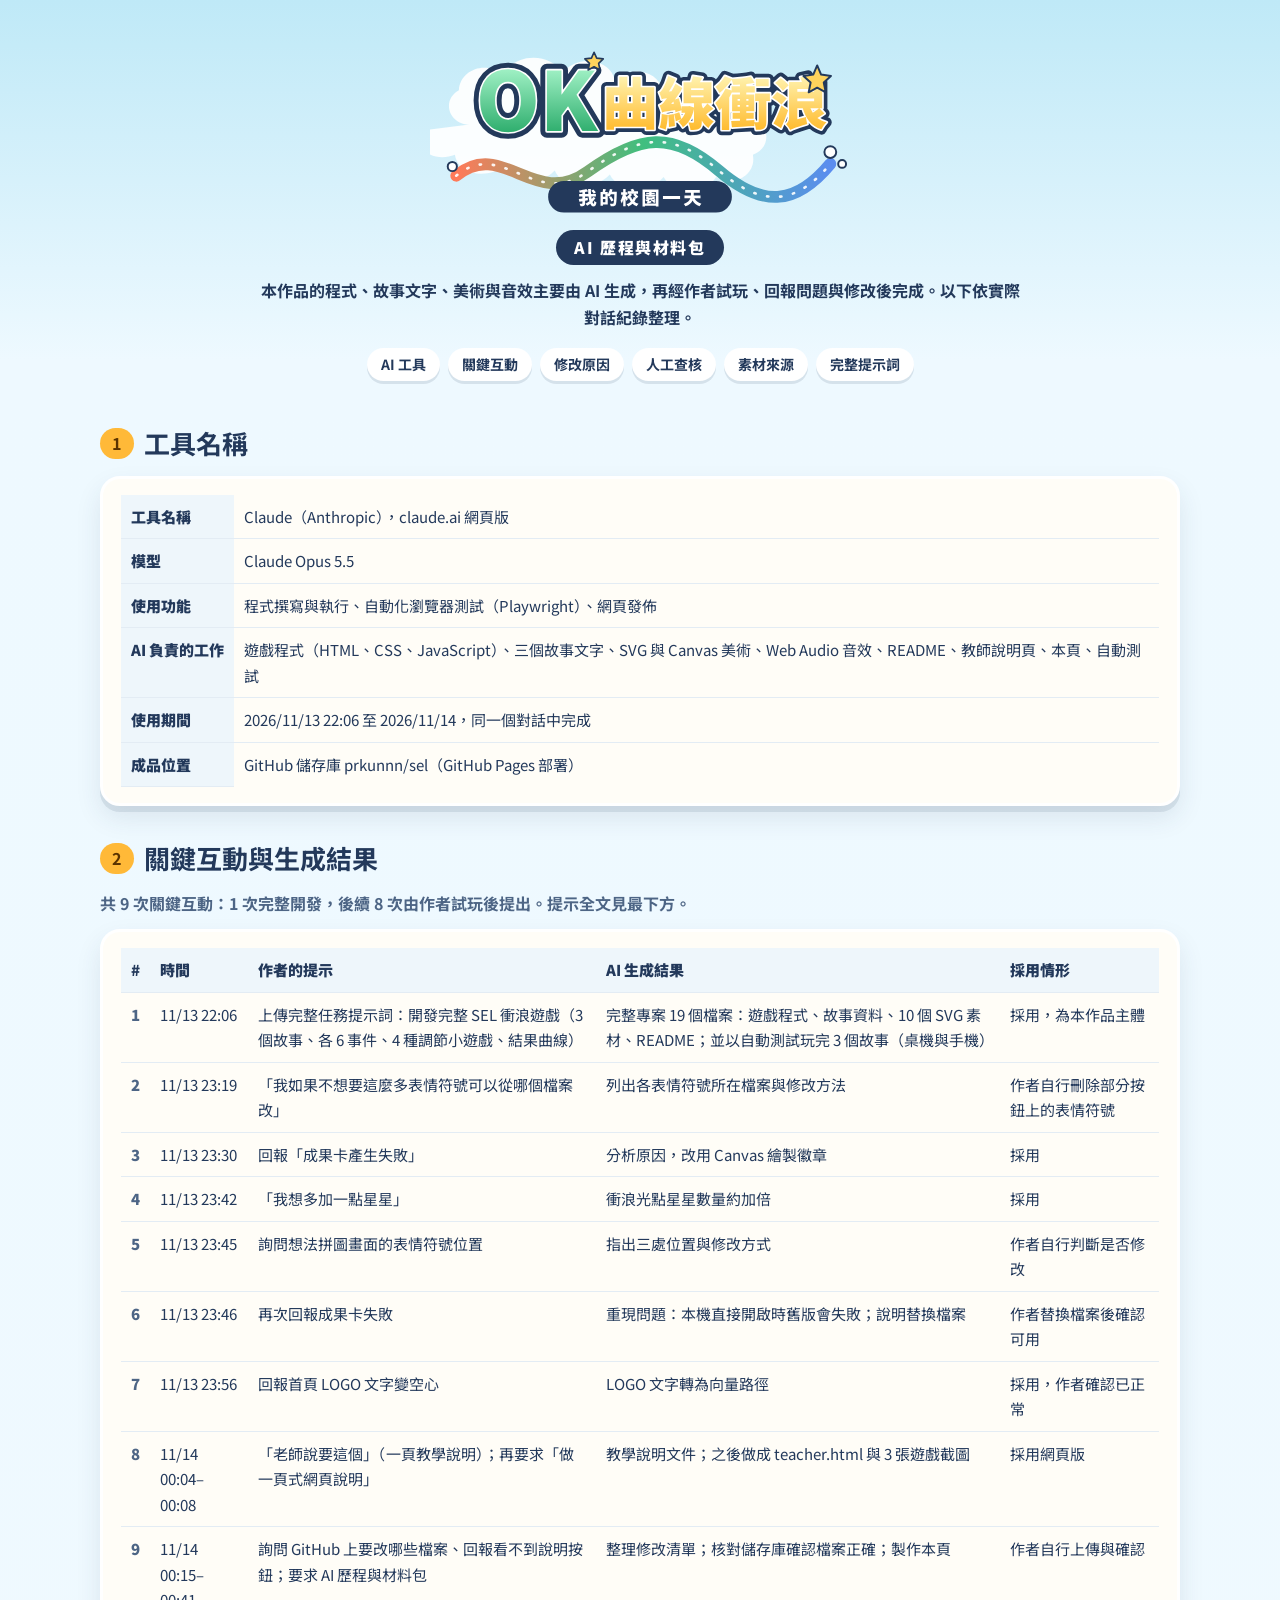
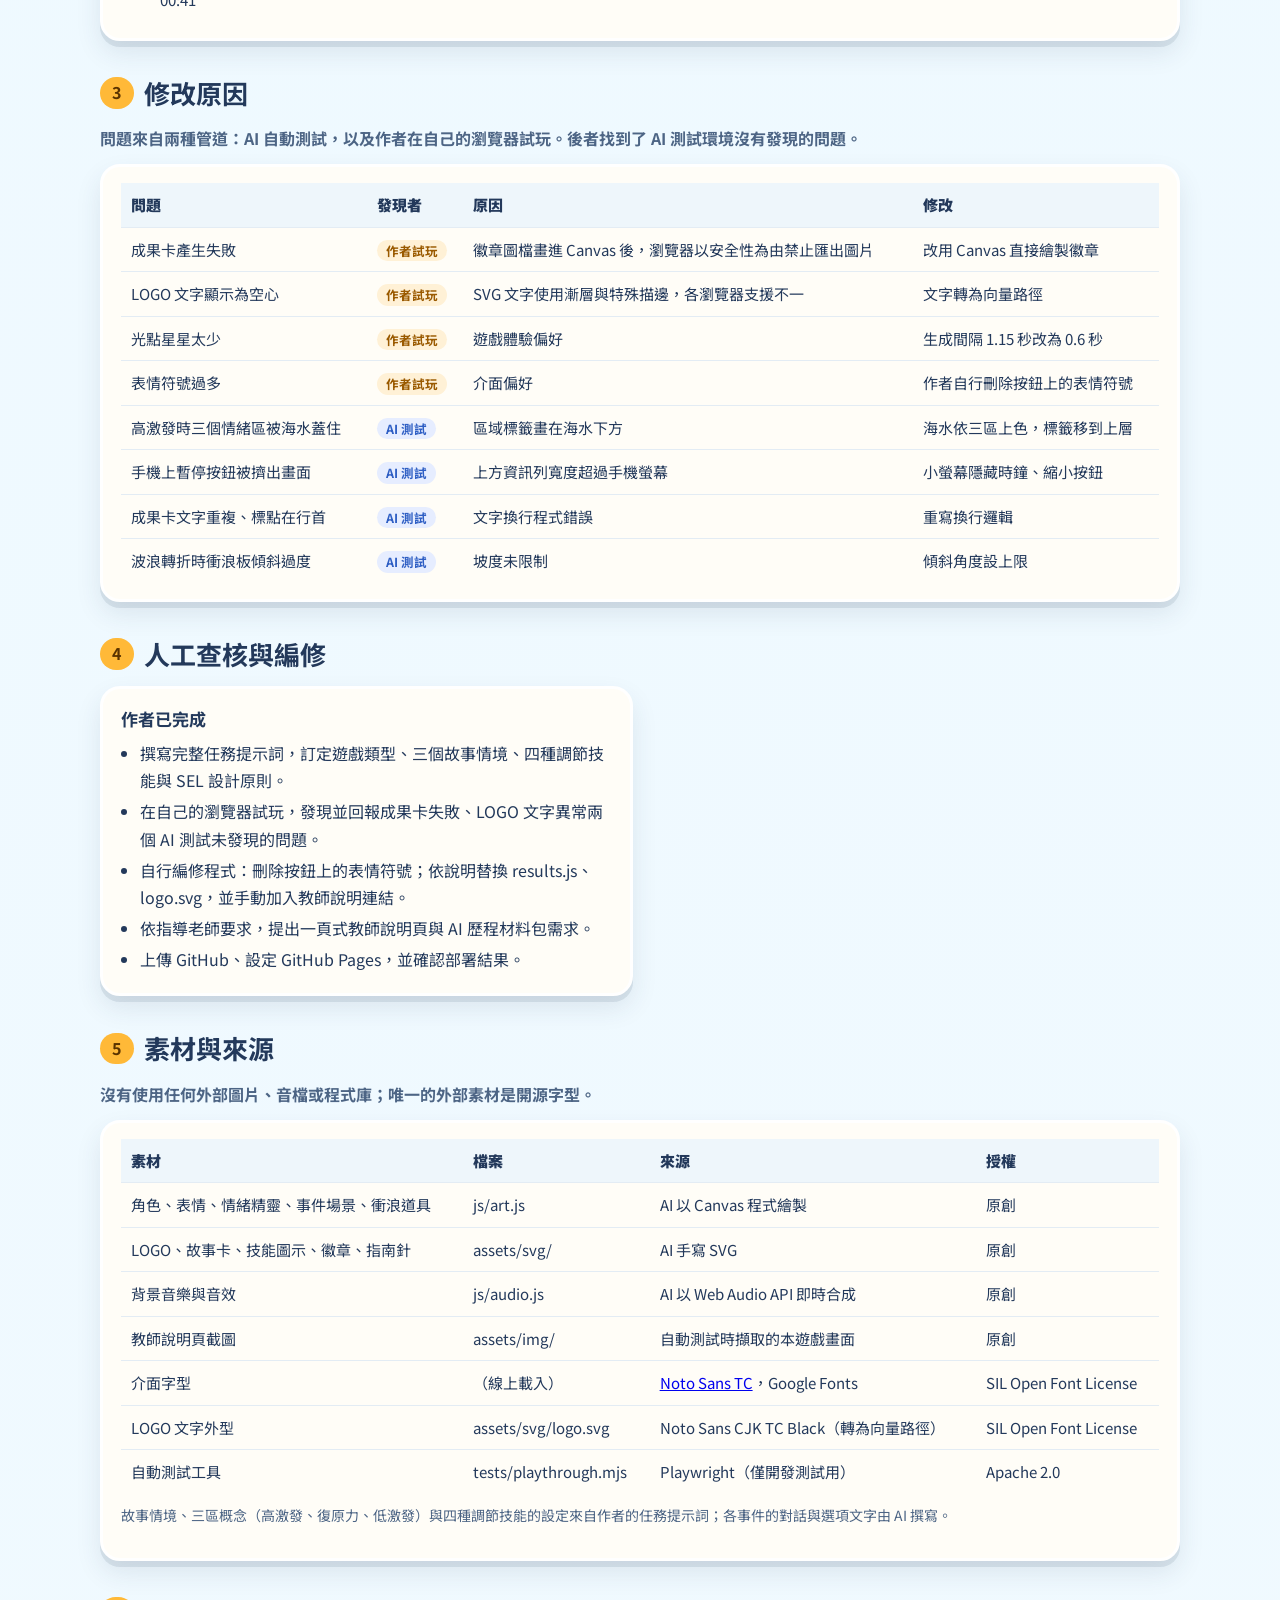
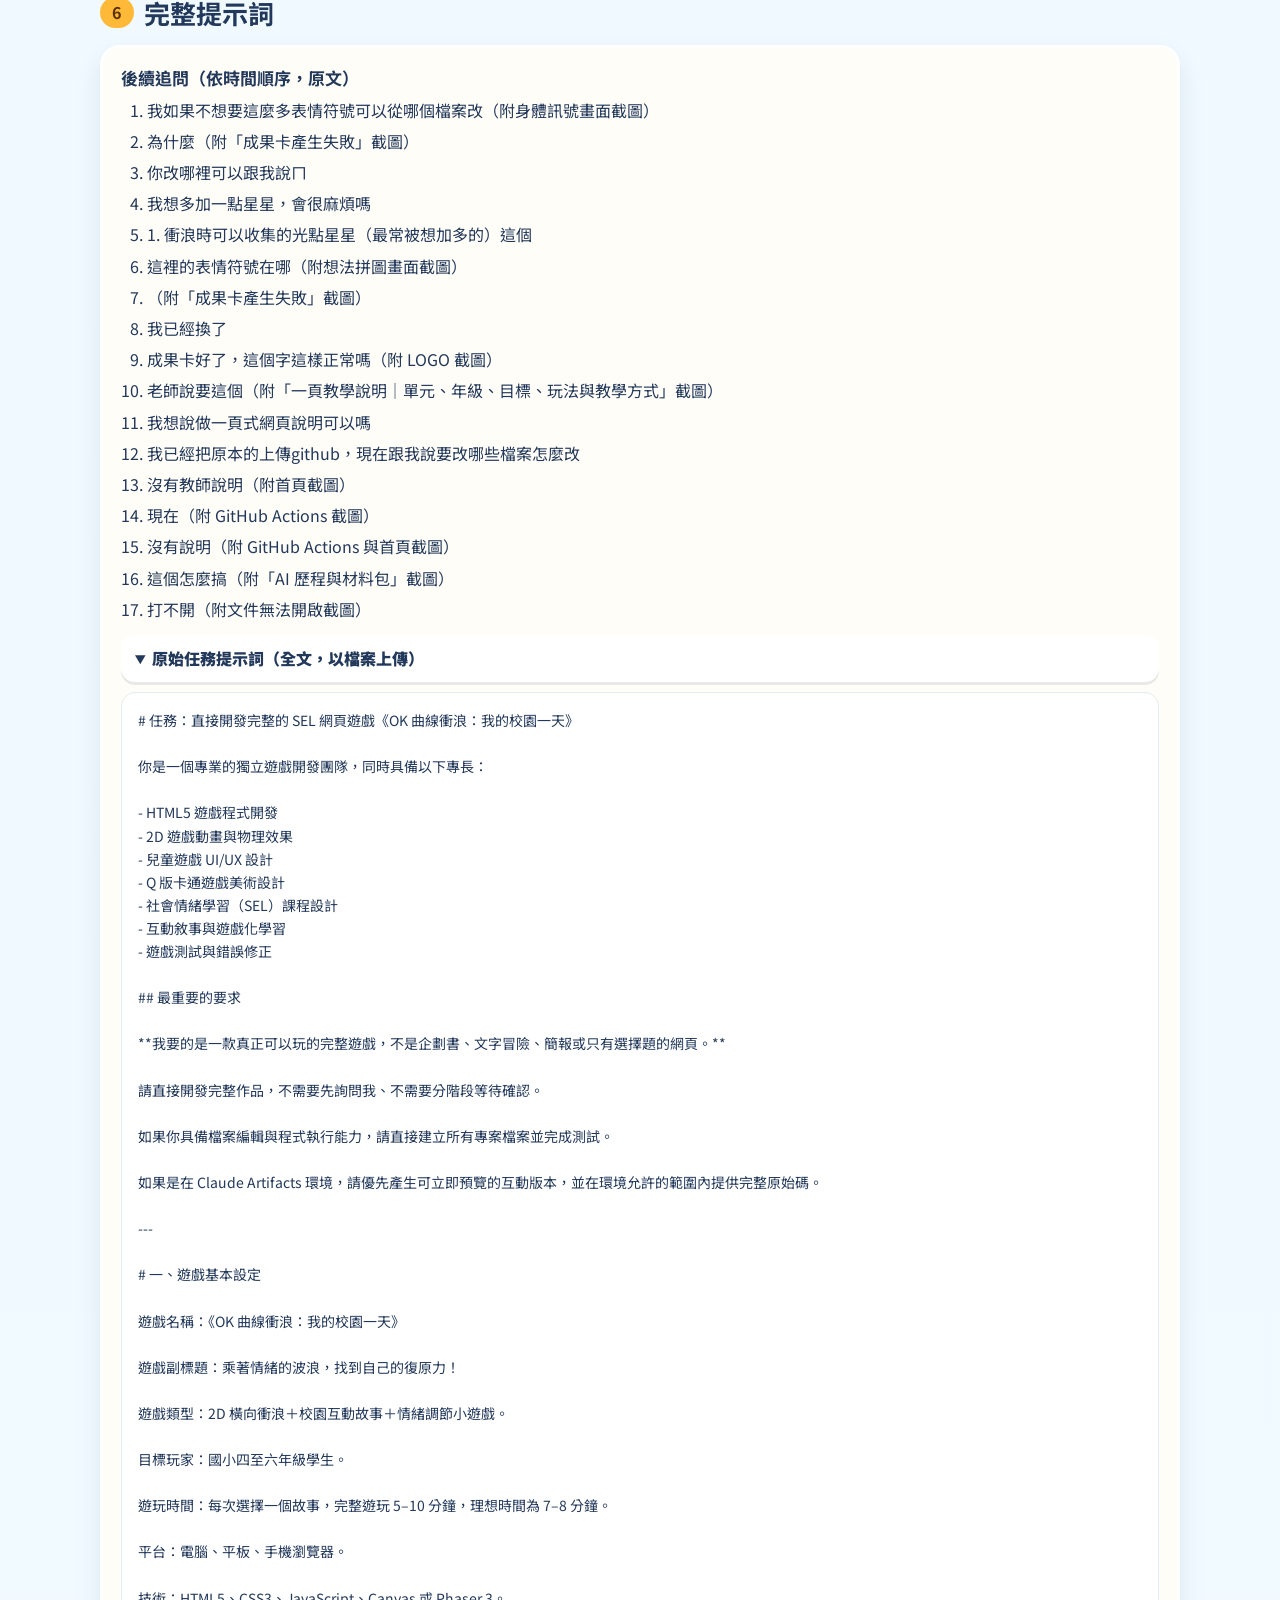
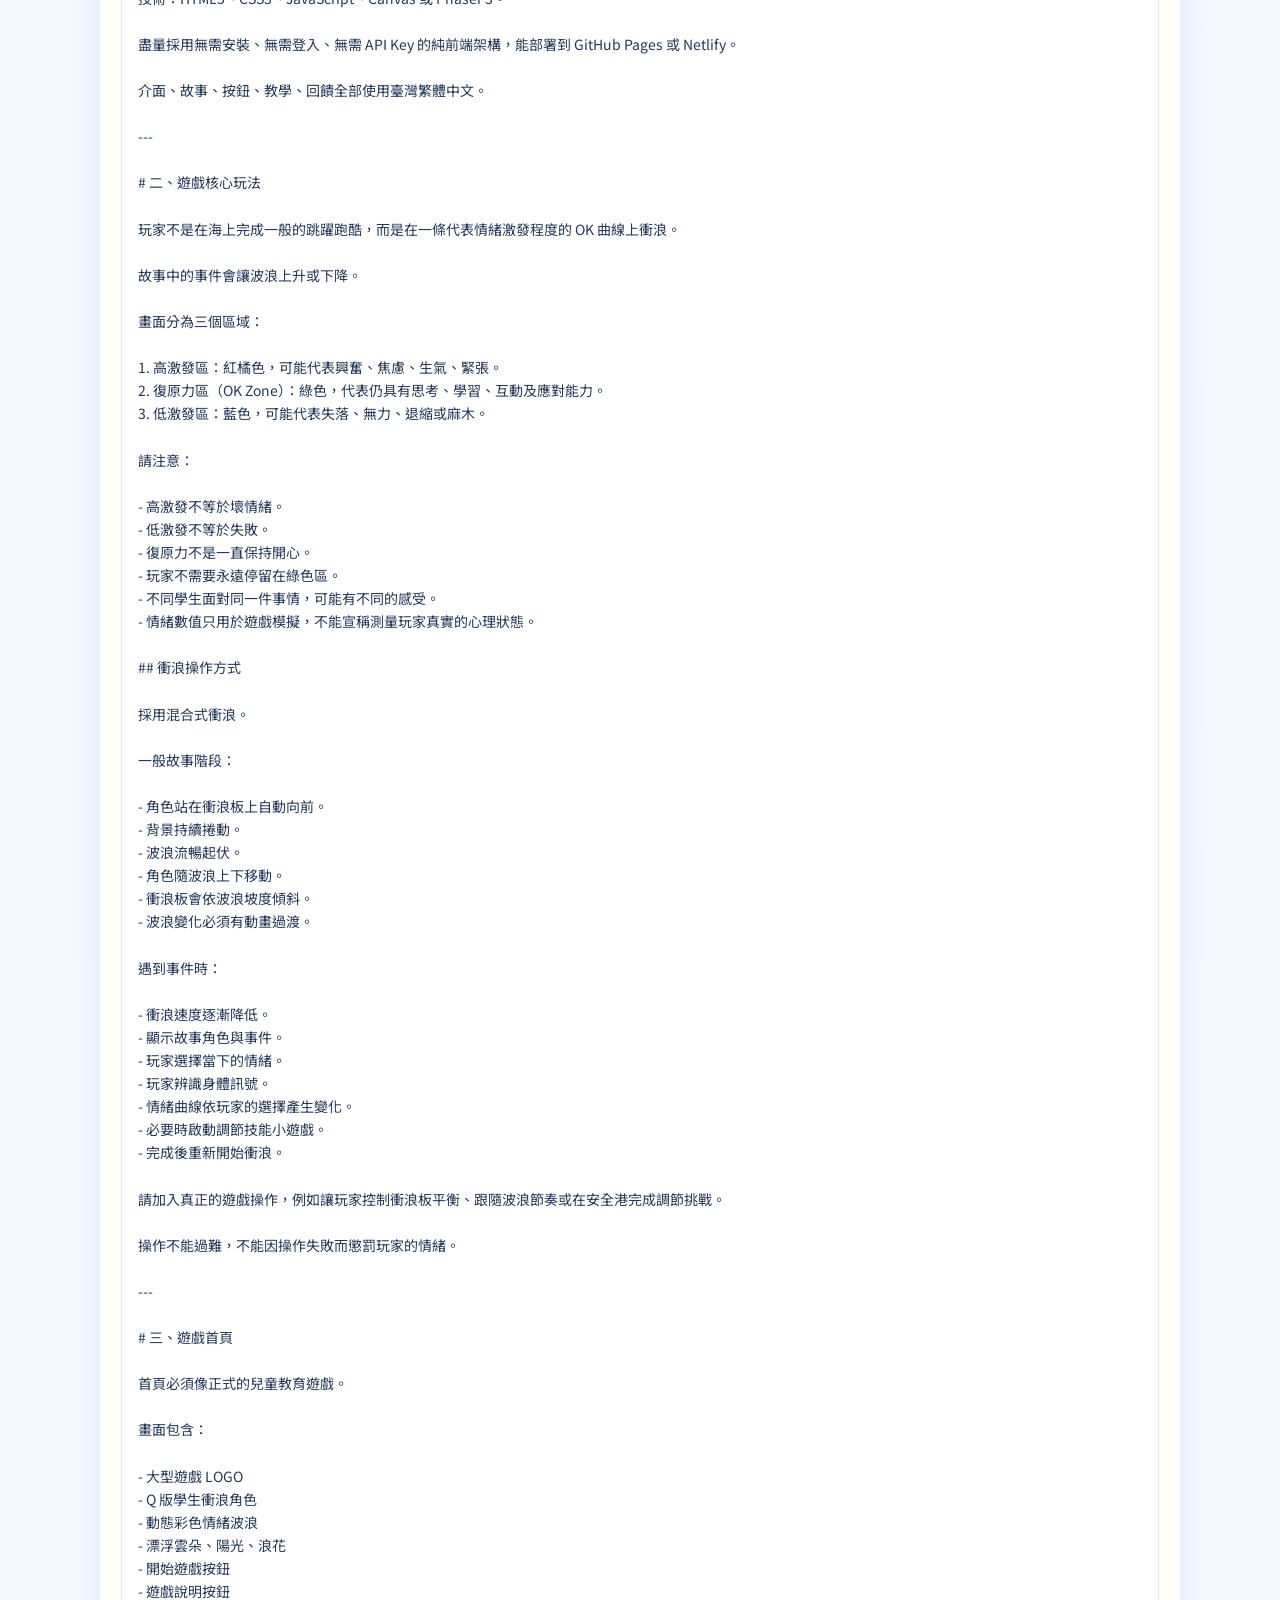
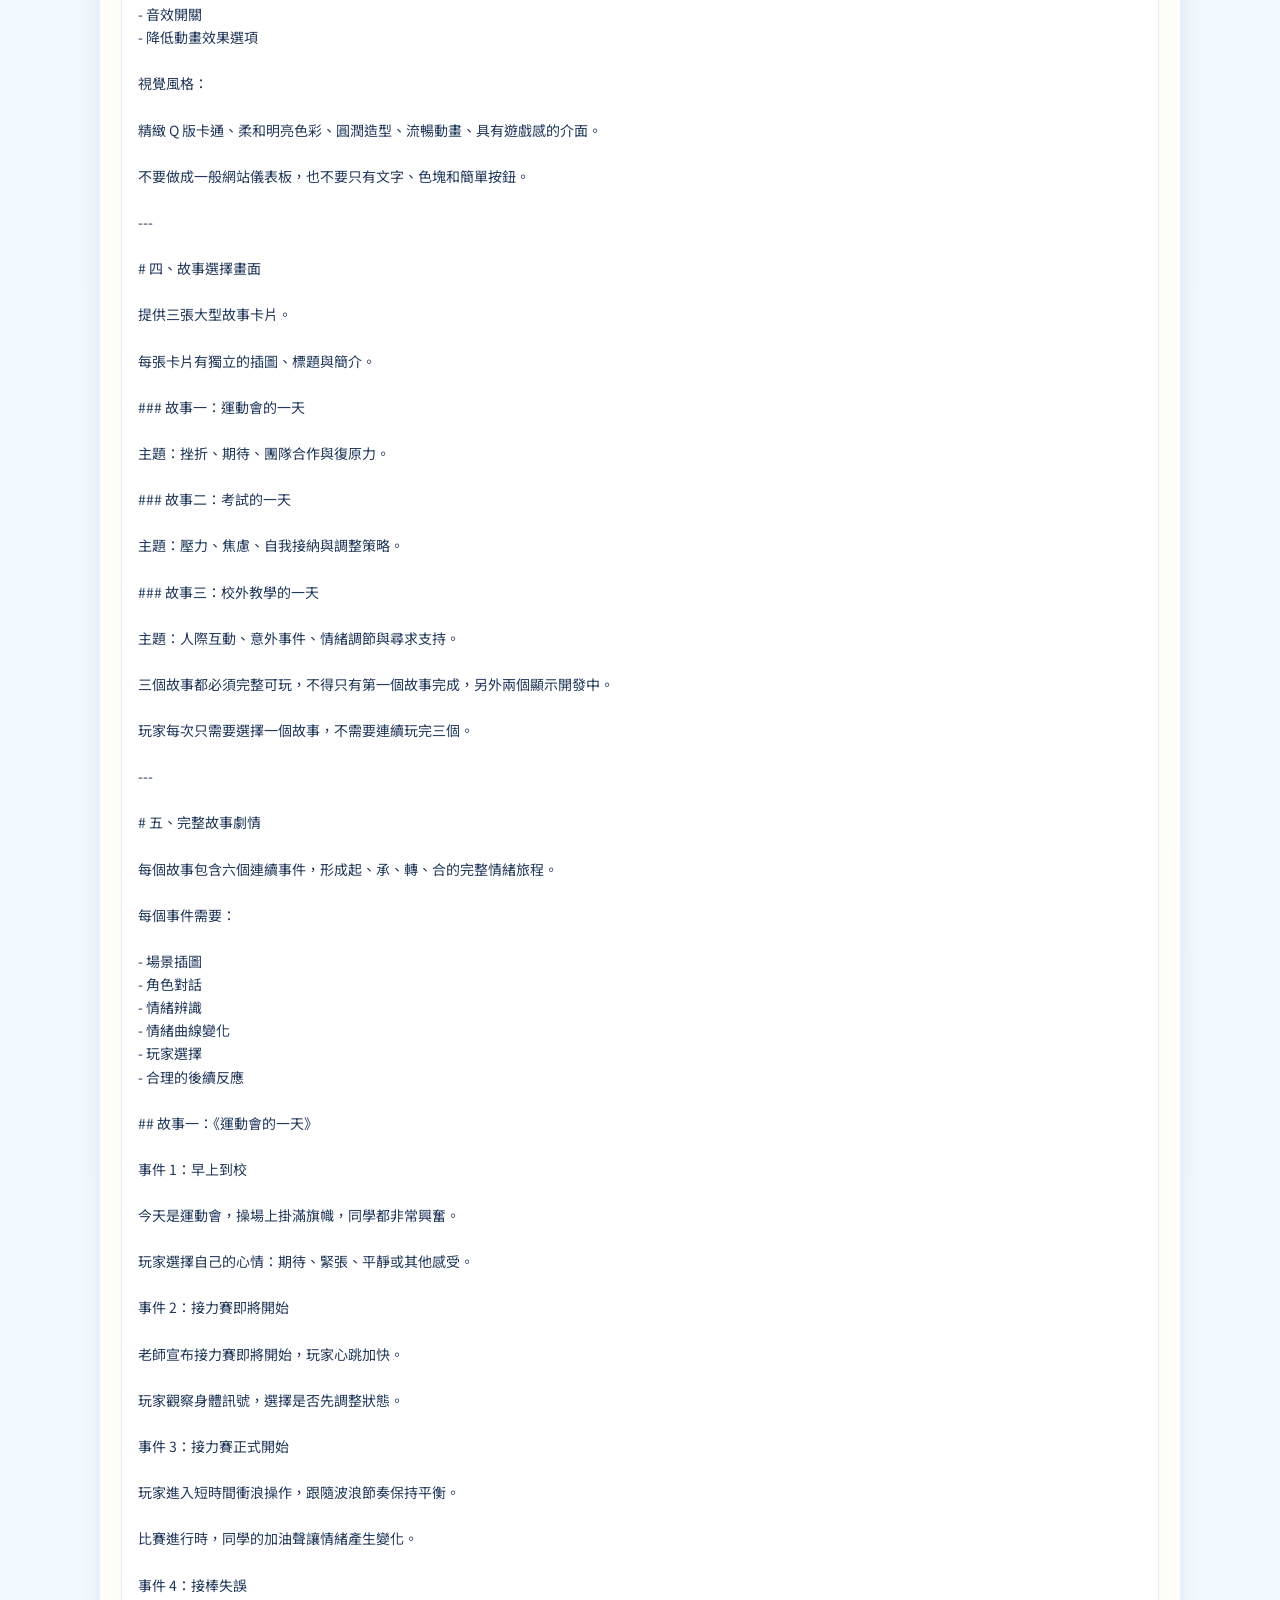
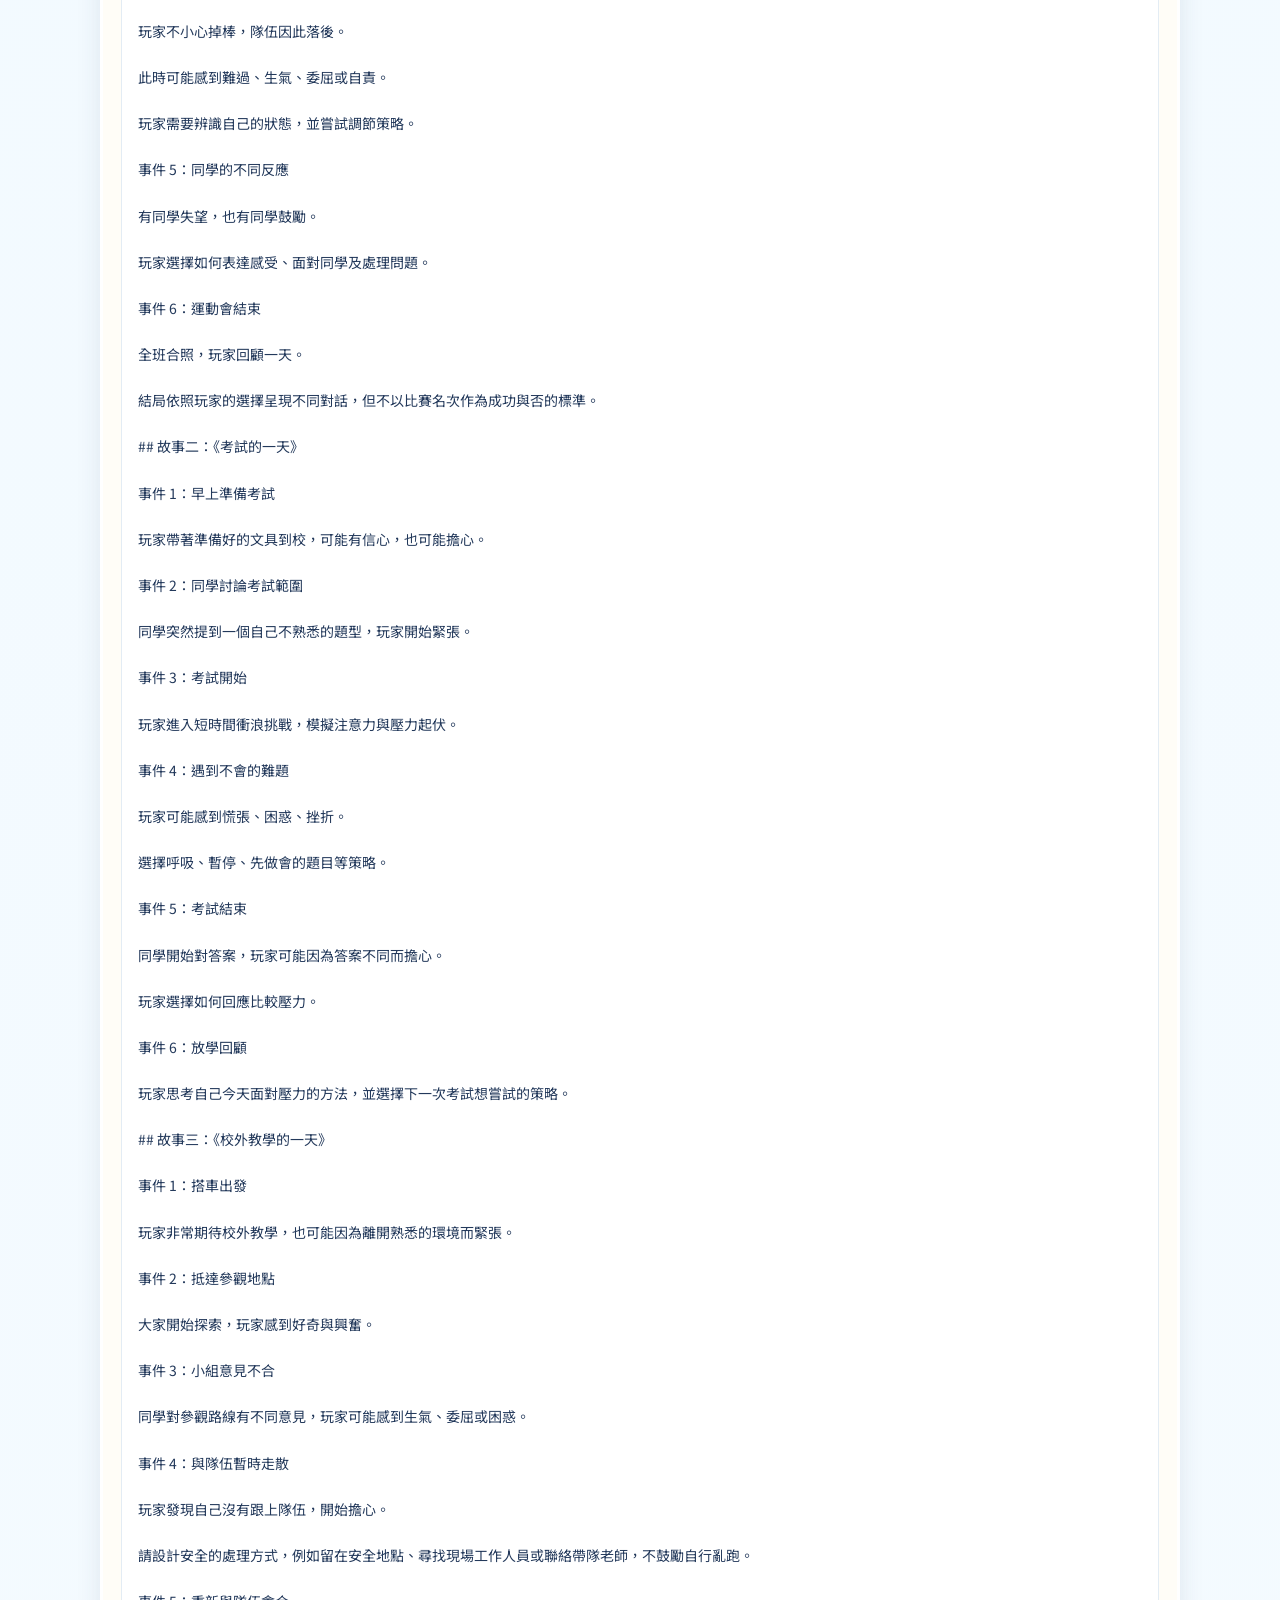
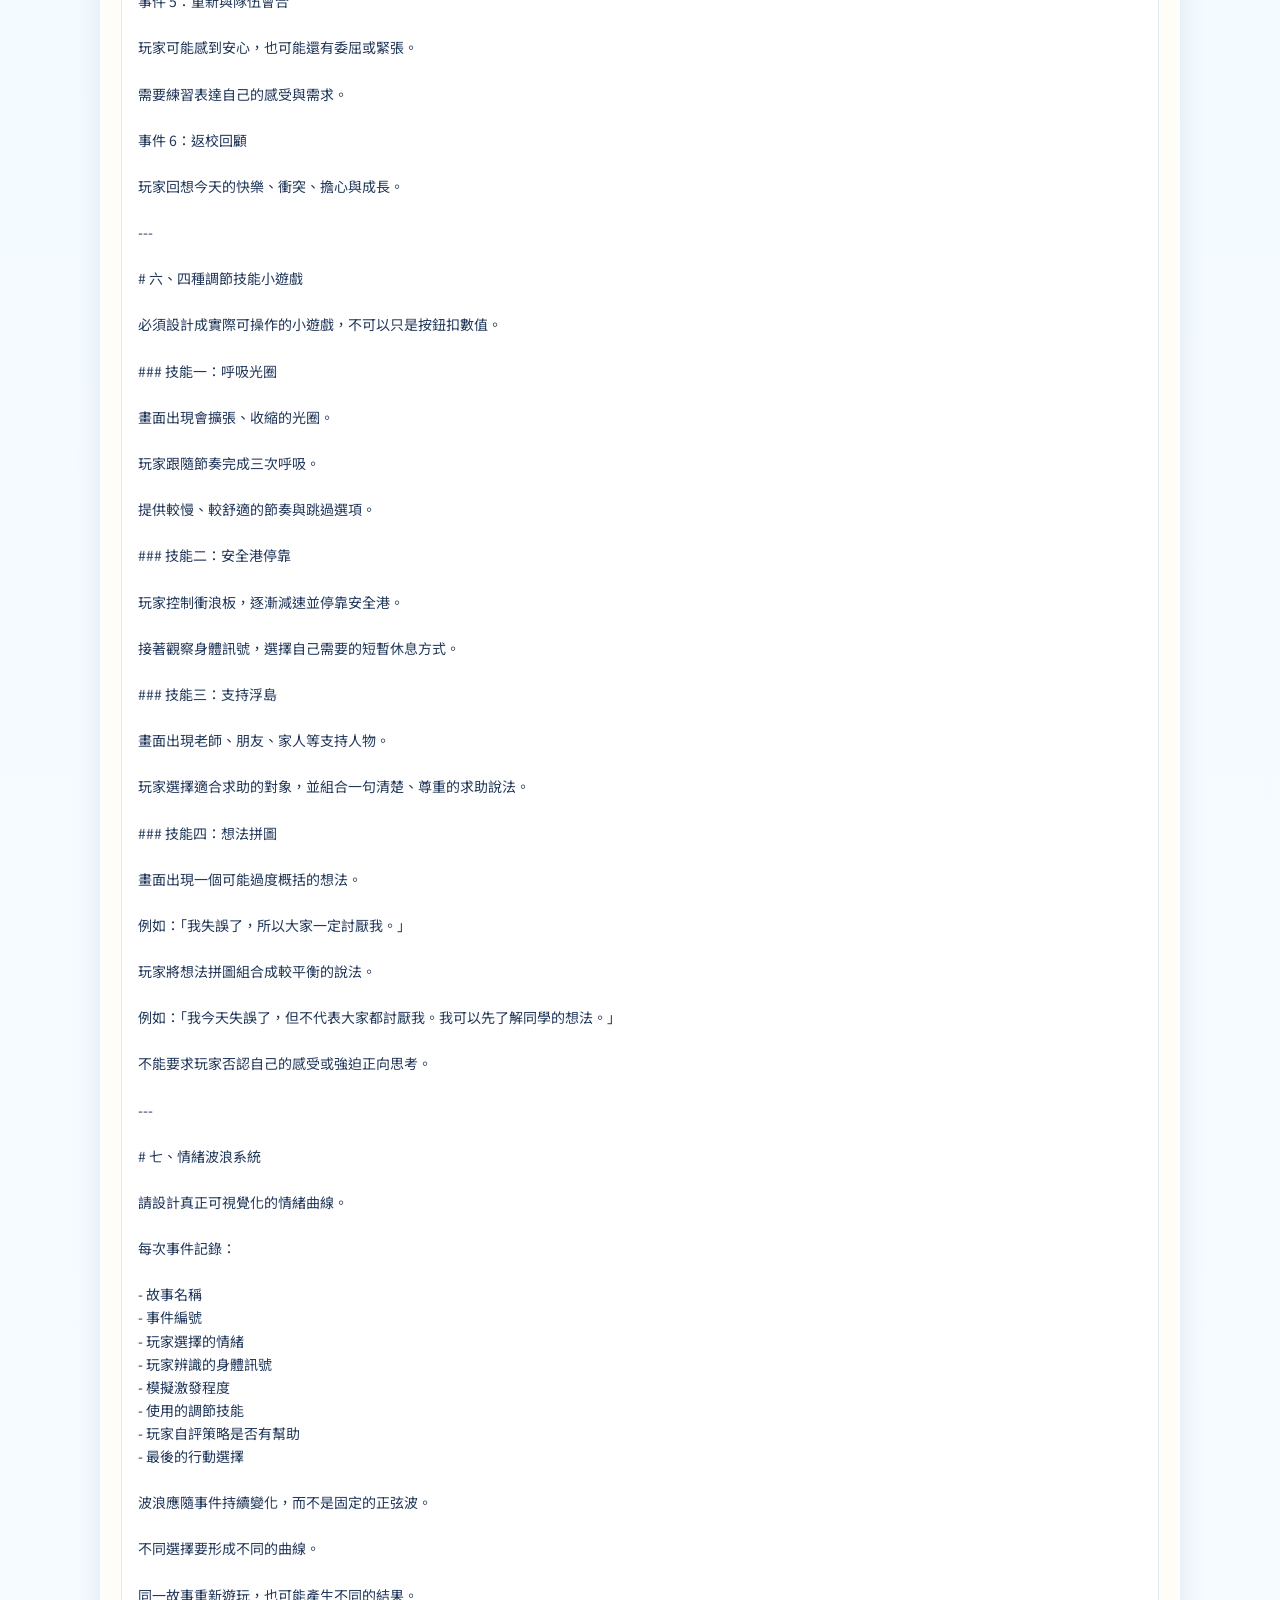
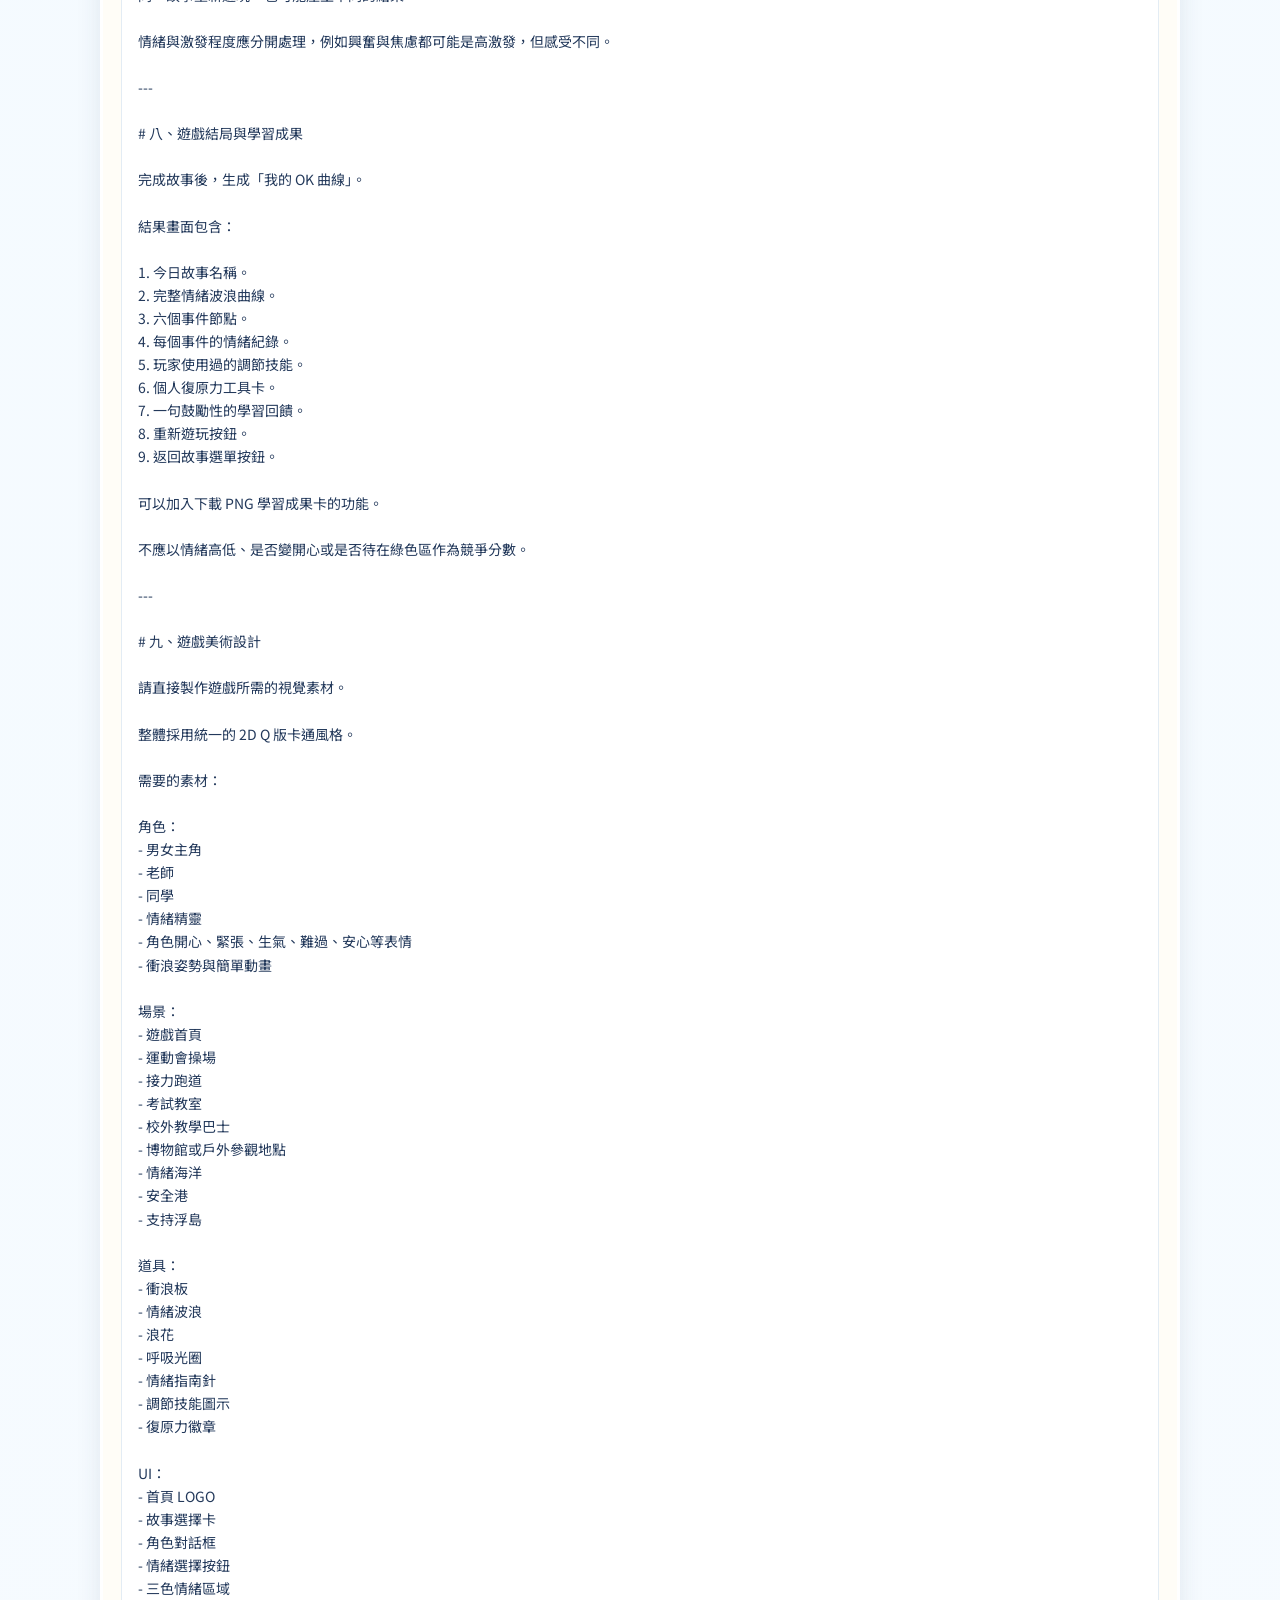
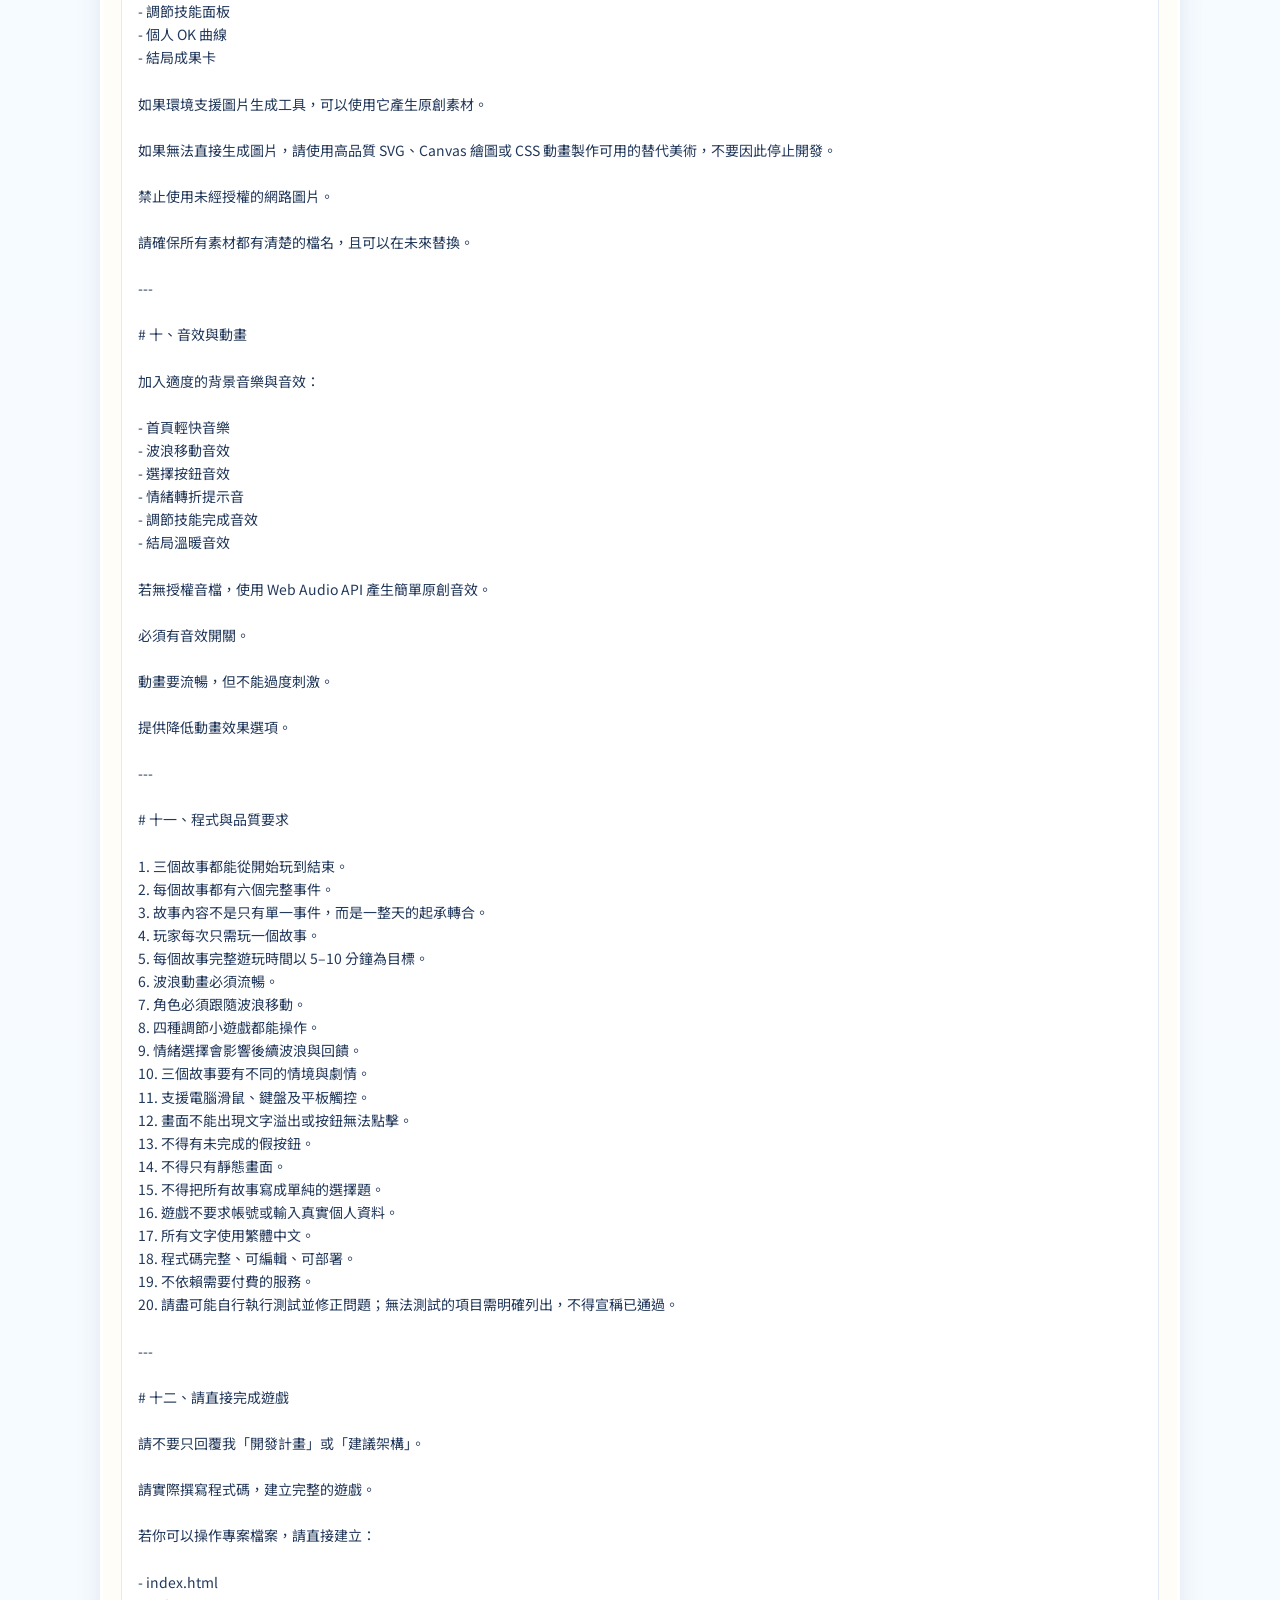
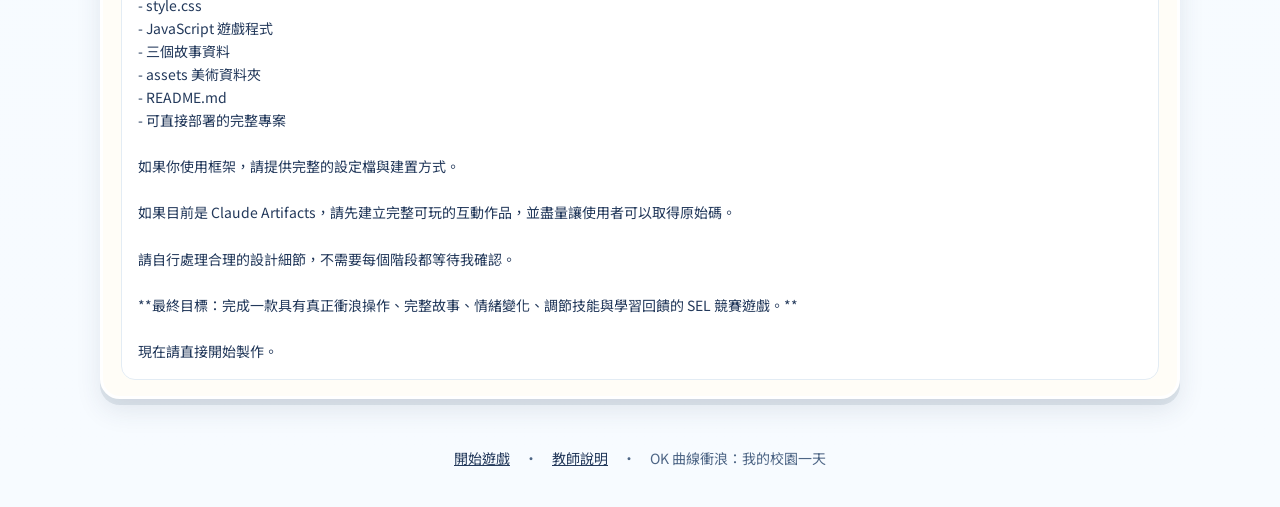
<file: ai-process.html>
<!DOCTYPE html>
<html lang="zh-Hant-TW">
<head>
<meta charset="UTF-8">
<meta name="viewport" content="width=device-width, initial-scale=1">
<title>AI 歷程與材料包｜OK 曲線衝浪：我的校園一天</title>
<link rel="icon" href="assets/svg/badge-resilience.svg" type="image/svg+xml">
<link rel="preconnect" href="https://fonts.googleapis.com">
<link rel="preconnect" href="https://fonts.gstatic.com" crossorigin>
<link href="https://fonts.googleapis.com/css2?family=Noto+Sans+TC:wght@500;700;900&display=swap" rel="stylesheet">
<style>
  :root { --ink: #23395b; --soft: #4d6585; --paper: #fffdf7; --sun: #ffb938; --ok: #3fbf7f; --line: #e3ecf4; --shadow: 0 6px 0 rgba(35,57,91,.10), 0 12px 26px rgba(35,57,91,.10); }
  * { box-sizing: border-box; }
  body { margin: 0; color: var(--ink); line-height: 1.7; font-family: "Noto Sans TC", "PingFang TC", "Microsoft JhengHei", sans-serif; background: linear-gradient(#bfe9f7 0, #eef9ff 360px, #f7fbff 100%); }
  .wrap { width: min(1080px, 100% - 32px); margin: 0 auto; }
  header { text-align: center; padding: 26px 0 6px; }
  header img { width: min(420px, 80%); }
  .kicker { display: inline-block; background: var(--ink); color: #fff; font-weight: 900; border-radius: 99px; padding: 4px 18px; letter-spacing: .1em; }
  header p { font-weight: 700; max-width: 760px; margin: 12px auto 0; }
  nav { display: flex; flex-wrap: wrap; gap: 8px; justify-content: center; margin: 16px 0 4px; }
  nav a { text-decoration: none; color: var(--ink); background: #fff; border-radius: 99px; padding: 5px 14px; font-weight: 700; font-size: 14px; box-shadow: 0 3px 0 rgba(35,57,91,.12); }
  section { margin: 30px 0; }
  h2 { font-size: clamp(21px, 2.8vw, 26px); margin: 0 0 10px; display: flex; align-items: center; gap: 10px; }
  h2 .no { background: var(--sun); color: #5a3300; border-radius: 99px; font-size: .62em; padding: 2px 12px; }
  .lead { margin: 0 0 12px; color: var(--soft); font-weight: 700; }
  .card { background: var(--paper); border-radius: 20px; box-shadow: var(--shadow); border: 3px solid #fff; padding: 16px 18px; overflow-x: auto; }
  table { width: 100%; border-collapse: collapse; font-size: 15px; min-width: 640px; }
  th, td { text-align: left; vertical-align: top; padding: 9px 10px; border-bottom: 1px solid var(--line); }
  th { background: #eef6fb; font-weight: 900; white-space: nowrap; }
  tr:last-child td { border-bottom: 0; }
  td.n { font-weight: 900; color: var(--soft); white-space: nowrap; }
  .tag { display: inline-block; font-size: 12.5px; font-weight: 700; border-radius: 99px; padding: 0 9px; white-space: nowrap; }
  .tag.ai { background: #e6edff; color: #2f5fc4; }
  .tag.me { background: #fff1d6; color: #9a5a00; }
  .two { display: grid; grid-template-columns: 1fr 1fr; gap: 14px; }
  ul { margin: 6px 0 0; padding-left: 1.2em; }
  li { margin: 4px 0; }
  .todo { background: #fff8e6; border: 2px dashed #f2c36b; }
  .todo li::marker { content: "□  "; }
  .todo h3, .card h3 { margin: 0 0 4px; font-size: 17px; }
  details { margin-top: 12px; }
  summary { cursor: pointer; font-weight: 900; padding: 10px 14px; background: #fff; border-radius: 14px; box-shadow: 0 3px 0 rgba(35,57,91,.10); }
  pre { white-space: pre-wrap; word-break: break-word; background: #fff; border-radius: 14px; padding: 16px; font-size: 14px; line-height: 1.65; font-family: inherit; border: 1px solid var(--line); margin: 10px 0 0; }
  ol.asks { margin: 0; padding-left: 1.6em; }
  .note { margin-top: 10px; font-size: 14px; color: var(--soft); }
  footer { text-align: center; color: var(--soft); font-size: 14px; padding: 18px 0 36px; }
  footer a { color: var(--ink); }
  @media (max-width: 760px) { .two { grid-template-columns: 1fr; } }
  @media print { body { background: #fff; font-size: 12px; } nav { display: none; } .card { box-shadow: none; border: 1px solid #dde5ee; } details { display: block; } details > summary { display: none; } section { break-inside: avoid-page; } }
</style>
</head>
<body>
<div class="wrap">
  <header>
    <img src="assets/svg/logo.svg" alt="OK 曲線衝浪：我的校園一天">
    <div><span class="kicker">AI 歷程與材料包</span></div>
    <p>本作品的程式、故事文字、美術與音效主要由 AI 生成，再經作者試玩、回報問題與修改後完成。以下依實際對話紀錄整理。</p>
    <nav>
      <a href="#tool">AI 工具</a><a href="#log">關鍵互動</a><a href="#fix">修改原因</a><a href="#human">人工查核</a><a href="#src">素材來源</a><a href="#prompt">完整提示詞</a>
    </nav>
  </header>

  <section id="tool">
    <h2><span class="no">1</span>工具名稱</h2>
    <div class="card"><table>
      <tr><th>工具名稱</th><td>Claude（Anthropic），claude.ai 網頁版</td></tr>
      <tr><th>模型</th><td>Claude Opus 5.5</td></tr>
      <tr><th>使用功能</th><td>程式撰寫與執行、自動化瀏覽器測試（Playwright）、網頁發佈</td></tr>
      <tr><th>AI 負責的工作</th><td>遊戲程式（HTML、CSS、JavaScript）、三個故事文字、SVG 與 Canvas 美術、Web Audio 音效、README、教師說明頁、本頁、自動測試</td></tr>
      <tr><th>使用期間</th><td>2026/11/13 22:06 至 2026/11/14，同一個對話中完成</td></tr>
      <tr><th>成品位置</th><td>GitHub 儲存庫 prkunnn/sel（GitHub Pages 部署）</td></tr>
    </table></div>
  </section>

  <section id="log">
    <h2><span class="no">2</span>關鍵互動與生成結果</h2>
    <p class="lead">共 9 次關鍵互動：1 次完整開發，後續 8 次由作者試玩後提出。提示全文見最下方。</p>
    <div class="card"><table>
      <tr><th>#</th><th>時間</th><th>作者的提示</th><th>AI 生成結果</th><th>採用情形</th></tr>
      <tr><td class="n">1</td><td>11/13 22:06</td><td>上傳完整任務提示詞：開發完整 SEL 衝浪遊戲（3 個故事、各 6 事件、4 種調節小遊戲、結果曲線）</td><td>完整專案 19 個檔案：遊戲程式、故事資料、10 個 SVG 素材、README；並以自動測試玩完 3 個故事（桌機與手機）</td><td>採用，為本作品主體</td></tr>
      <tr><td class="n">2</td><td>11/13 23:19</td><td>「我如果不想要這麼多表情符號可以從哪個檔案改」</td><td>列出各表情符號所在檔案與修改方法</td><td>作者自行刪除部分按鈕上的表情符號</td></tr>
      <tr><td class="n">3</td><td>11/13 23:30</td><td>回報「成果卡產生失敗」</td><td>分析原因，改用 Canvas 繪製徽章</td><td>採用</td></tr>
      <tr><td class="n">4</td><td>11/13 23:42</td><td>「我想多加一點星星」</td><td>衝浪光點星星數量約加倍</td><td>採用</td></tr>
      <tr><td class="n">5</td><td>11/13 23:45</td><td>詢問想法拼圖畫面的表情符號位置</td><td>指出三處位置與修改方式</td><td>作者自行判斷是否修改</td></tr>
      <tr><td class="n">6</td><td>11/13 23:46</td><td>再次回報成果卡失敗</td><td>重現問題：本機直接開啟時舊版會失敗；說明替換檔案</td><td>作者替換檔案後確認可用</td></tr>
      <tr><td class="n">7</td><td>11/13 23:56</td><td>回報首頁 LOGO 文字變空心</td><td>LOGO 文字轉為向量路徑</td><td>採用，作者確認已正常</td></tr>
      <tr><td class="n">8</td><td>11/14 00:04–00:08</td><td>「老師說要這個」（一頁教學說明）；再要求「做一頁式網頁說明」</td><td>教學說明文件；之後做成 teacher.html 與 3 張遊戲截圖</td><td>採用網頁版</td></tr>
      <tr><td class="n">9</td><td>11/14 00:15–00:41</td><td>詢問 GitHub 上要改哪些檔案、回報看不到說明按鈕；要求 AI 歷程與材料包</td><td>整理修改清單；核對儲存庫確認檔案正確；製作本頁</td><td>作者自行上傳與確認</td></tr>
    </table></div>
  </section>

  <section id="fix">
    <h2><span class="no">3</span>修改原因</h2>
    <p class="lead">問題來自兩種管道：AI 自動測試，以及作者在自己的瀏覽器試玩。後者找到了 AI 測試環境沒有發現的問題。</p>
    <div class="card"><table>
      <tr><th>問題</th><th>發現者</th><th>原因</th><th>修改</th></tr>
      <tr><td>成果卡產生失敗</td><td><span class="tag me">作者試玩</span></td><td>徽章圖檔畫進 Canvas 後，瀏覽器以安全性為由禁止匯出圖片</td><td>改用 Canvas 直接繪製徽章</td></tr>
      <tr><td>LOGO 文字顯示為空心</td><td><span class="tag me">作者試玩</span></td><td>SVG 文字使用漸層與特殊描邊，各瀏覽器支援不一</td><td>文字轉為向量路徑</td></tr>
      <tr><td>光點星星太少</td><td><span class="tag me">作者試玩</span></td><td>遊戲體驗偏好</td><td>生成間隔 1.15 秒改為 0.6 秒</td></tr>
      <tr><td>表情符號過多</td><td><span class="tag me">作者試玩</span></td><td>介面偏好</td><td>作者自行刪除按鈕上的表情符號</td></tr>
      <tr><td>高激發時三個情緒區被海水蓋住</td><td><span class="tag ai">AI 測試</span></td><td>區域標籤畫在海水下方</td><td>海水依三區上色，標籤移到上層</td></tr>
      <tr><td>手機上暫停按鈕被擠出畫面</td><td><span class="tag ai">AI 測試</span></td><td>上方資訊列寬度超過手機螢幕</td><td>小螢幕隱藏時鐘、縮小按鈕</td></tr>
      <tr><td>成果卡文字重複、標點在行首</td><td><span class="tag ai">AI 測試</span></td><td>文字換行程式錯誤</td><td>重寫換行邏輯</td></tr>
      <tr><td>波浪轉折時衝浪板傾斜過度</td><td><span class="tag ai">AI 測試</span></td><td>坡度未限制</td><td>傾斜角度設上限</td></tr>
    </table></div>
  </section>

  <section id="human">
    <h2><span class="no">4</span>人工查核與編修</h2>
    <div class="two">
      <div class="card">
        <h3>作者已完成</h3>
        <ul>
          <li>撰寫完整任務提示詞，訂定遊戲類型、三個故事情境、四種調節技能與 SEL 設計原則。</li>
          <li>在自己的瀏覽器試玩，發現並回報成果卡失敗、LOGO 文字異常兩個 AI 測試未發現的問題。</li>
          <li>自行編修程式：刪除按鈕上的表情符號；依說明替換 results.js、logo.svg，並手動加入教師說明連結。</li>
          <li>依指導老師要求，提出一頁式教師說明頁與 AI 歷程材料包需求。</li>
          <li>上傳 GitHub、設定 GitHub Pages，並確認部署結果。</li>
        </ul>
      </div>
    </div>
  </section>

  <section id="src">
    <h2><span class="no">5</span>素材與來源</h2>
    <p class="lead">沒有使用任何外部圖片、音檔或程式庫；唯一的外部素材是開源字型。</p>
    <div class="card"><table>
      <tr><th>素材</th><th>檔案</th><th>來源</th><th>授權</th></tr>
      <tr><td>角色、表情、情緒精靈、事件場景、衝浪道具</td><td>js/art.js</td><td>AI 以 Canvas 程式繪製</td><td>原創</td></tr>
      <tr><td>LOGO、故事卡、技能圖示、徽章、指南針</td><td>assets/svg/</td><td>AI 手寫 SVG</td><td>原創</td></tr>
      <tr><td>背景音樂與音效</td><td>js/audio.js</td><td>AI 以 Web Audio API 即時合成</td><td>原創</td></tr>
      <tr><td>教師說明頁截圖</td><td>assets/img/</td><td>自動測試時擷取的本遊戲畫面</td><td>原創</td></tr>
      <tr><td>介面字型</td><td>（線上載入）</td><td><a href="https://fonts.google.com/noto/specimen/Noto+Sans+TC">Noto Sans TC</a>，Google Fonts</td><td>SIL Open Font License</td></tr>
      <tr><td>LOGO 文字外型</td><td>assets/svg/logo.svg</td><td>Noto Sans CJK TC Black（轉為向量路徑）</td><td>SIL Open Font License</td></tr>
      <tr><td>自動測試工具</td><td>tests/playthrough.mjs</td><td>Playwright（僅開發測試用）</td><td>Apache 2.0</td></tr>
    </table>
    <p class="note">故事情境、三區概念（高激發、復原力、低激發）與四種調節技能的設定來自作者的任務提示詞；各事件的對話與選項文字由 AI 撰寫。</p>
    </div>
  </section>

  <section id="prompt">
    <h2><span class="no">6</span>完整提示詞</h2>
    <div class="card">
      <h3>後續追問（依時間順序，原文）</h3>
      <ol class="asks">
        <li>我如果不想要這麼多表情符號可以從哪個檔案改（附身體訊號畫面截圖）</li>
        <li>為什麼（附「成果卡產生失敗」截圖）</li>
        <li>你改哪裡可以跟我說ㄇ</li>
        <li>我想多加一點星星，會很麻煩嗎</li>
        <li>1. 衝浪時可以收集的光點星星（最常被想加多的）這個</li>
        <li>這裡的表情符號在哪（附想法拼圖畫面截圖）</li>
        <li>（附「成果卡產生失敗」截圖）</li>
        <li>我已經換了</li>
        <li>成果卡好了，這個字這樣正常嗎（附 LOGO 截圖）</li>
        <li>老師說要這個（附「一頁教學說明｜單元、年級、目標、玩法與教學方式」截圖）</li>
        <li>我想說做一頁式網頁說明可以嗎</li>
        <li>我已經把原本的上傳github，現在跟我說要改哪些檔案怎麼改</li>
        <li>沒有教師說明（附首頁截圖）</li>
        <li>現在（附 GitHub Actions 截圖）</li>
        <li>沒有說明（附 GitHub Actions 與首頁截圖）</li>
        <li>這個怎麼搞（附「AI 歷程與材料包」截圖）</li>
        <li>打不開（附文件無法開啟截圖）</li>
      </ol>
      <details open>
        <summary>原始任務提示詞（全文，以檔案上傳）</summary>
        <pre># 任務：直接開發完整的 SEL 網頁遊戲《OK 曲線衝浪：我的校園一天》

你是一個專業的獨立遊戲開發團隊，同時具備以下專長：

- HTML5 遊戲程式開發
- 2D 遊戲動畫與物理效果
- 兒童遊戲 UI/UX 設計
- Q 版卡通遊戲美術設計
- 社會情緒學習（SEL）課程設計
- 互動敘事與遊戲化學習
- 遊戲測試與錯誤修正

## 最重要的要求

**我要的是一款真正可以玩的完整遊戲，不是企劃書、文字冒險、簡報或只有選擇題的網頁。**

請直接開發完整作品，不需要先詢問我、不需要分階段等待確認。

如果你具備檔案編輯與程式執行能力，請直接建立所有專案檔案並完成測試。

如果是在 Claude Artifacts 環境，請優先產生可立即預覽的互動版本，並在環境允許的範圍內提供完整原始碼。

---

# 一、遊戲基本設定

遊戲名稱：《OK 曲線衝浪：我的校園一天》

遊戲副標題：乘著情緒的波浪，找到自己的復原力！

遊戲類型：2D 橫向衝浪＋校園互動故事＋情緒調節小遊戲。

目標玩家：國小四至六年級學生。

遊玩時間：每次選擇一個故事，完整遊玩 5–10 分鐘，理想時間為 7–8 分鐘。

平台：電腦、平板、手機瀏覽器。

技術：HTML5、CSS3、JavaScript、Canvas 或 Phaser 3。

盡量採用無需安裝、無需登入、無需 API Key 的純前端架構，能部署到 GitHub Pages 或 Netlify。

介面、故事、按鈕、教學、回饋全部使用臺灣繁體中文。

---

# 二、遊戲核心玩法

玩家不是在海上完成一般的跳躍跑酷，而是在一條代表情緒激發程度的 OK 曲線上衝浪。

故事中的事件會讓波浪上升或下降。

畫面分為三個區域：

1. 高激發區：紅橘色，可能代表興奮、焦慮、生氣、緊張。
2. 復原力區（OK Zone）：綠色，代表仍具有思考、學習、互動及應對能力。
3. 低激發區：藍色，可能代表失落、無力、退縮或麻木。

請注意：

- 高激發不等於壞情緒。
- 低激發不等於失敗。
- 復原力不是一直保持開心。
- 玩家不需要永遠停留在綠色區。
- 不同學生面對同一件事情，可能有不同的感受。
- 情緒數值只用於遊戲模擬，不能宣稱測量玩家真實的心理狀態。

## 衝浪操作方式

採用混合式衝浪。

一般故事階段：

- 角色站在衝浪板上自動向前。
- 背景持續捲動。
- 波浪流暢起伏。
- 角色隨波浪上下移動。
- 衝浪板會依波浪坡度傾斜。
- 波浪變化必須有動畫過渡。

遇到事件時：

- 衝浪速度逐漸降低。
- 顯示故事角色與事件。
- 玩家選擇當下的情緒。
- 玩家辨識身體訊號。
- 情緒曲線依玩家的選擇產生變化。
- 必要時啟動調節技能小遊戲。
- 完成後重新開始衝浪。

請加入真正的遊戲操作，例如讓玩家控制衝浪板平衡、跟隨波浪節奏或在安全港完成調節挑戰。

操作不能過難，不能因操作失敗而懲罰玩家的情緒。

---

# 三、遊戲首頁

首頁必須像正式的兒童教育遊戲。

畫面包含：

- 大型遊戲 LOGO
- Q 版學生衝浪角色
- 動態彩色情緒波浪
- 漂浮雲朵、陽光、浪花
- 開始遊戲按鈕
- 遊戲說明按鈕
- 音效開關
- 降低動畫效果選項

視覺風格：

精緻 Q 版卡通、柔和明亮色彩、圓潤造型、流暢動畫、具有遊戲感的介面。

不要做成一般網站儀表板，也不要只有文字、色塊和簡單按鈕。

---

# 四、故事選擇畫面

提供三張大型故事卡片。

每張卡片有獨立的插圖、標題與簡介。

### 故事一：運動會的一天

主題：挫折、期待、團隊合作與復原力。

### 故事二：考試的一天

主題：壓力、焦慮、自我接納與調整策略。

### 故事三：校外教學的一天

主題：人際互動、意外事件、情緒調節與尋求支持。

三個故事都必須完整可玩，不得只有第一個故事完成，另外兩個顯示開發中。

玩家每次只需要選擇一個故事，不需要連續玩完三個。

---

# 五、完整故事劇情

每個故事包含六個連續事件，形成起、承、轉、合的完整情緒旅程。

每個事件需要：

- 場景插圖
- 角色對話
- 情緒辨識
- 情緒曲線變化
- 玩家選擇
- 合理的後續反應

## 故事一：《運動會的一天》

事件 1：早上到校

今天是運動會，操場上掛滿旗幟，同學都非常興奮。

玩家選擇自己的心情：期待、緊張、平靜或其他感受。

事件 2：接力賽即將開始

老師宣布接力賽即將開始，玩家心跳加快。

玩家觀察身體訊號，選擇是否先調整狀態。

事件 3：接力賽正式開始

玩家進入短時間衝浪操作，跟隨波浪節奏保持平衡。

比賽進行時，同學的加油聲讓情緒產生變化。

事件 4：接棒失誤

玩家不小心掉棒，隊伍因此落後。

此時可能感到難過、生氣、委屈或自責。

玩家需要辨識自己的狀態，並嘗試調節策略。

事件 5：同學的不同反應

有同學失望，也有同學鼓勵。

玩家選擇如何表達感受、面對同學及處理問題。

事件 6：運動會結束

全班合照，玩家回顧一天。

結局依照玩家的選擇呈現不同對話，但不以比賽名次作為成功與否的標準。

## 故事二：《考試的一天》

事件 1：早上準備考試

玩家帶著準備好的文具到校，可能有信心，也可能擔心。

事件 2：同學討論考試範圍

同學突然提到一個自己不熟悉的題型，玩家開始緊張。

事件 3：考試開始

玩家進入短時間衝浪挑戰，模擬注意力與壓力起伏。

事件 4：遇到不會的難題

玩家可能感到慌張、困惑、挫折。

選擇呼吸、暫停、先做會的題目等策略。

事件 5：考試結束

同學開始對答案，玩家可能因為答案不同而擔心。

玩家選擇如何回應比較壓力。

事件 6：放學回顧

玩家思考自己今天面對壓力的方法，並選擇下一次考試想嘗試的策略。

## 故事三：《校外教學的一天》

事件 1：搭車出發

玩家非常期待校外教學，也可能因為離開熟悉的環境而緊張。

事件 2：抵達參觀地點

大家開始探索，玩家感到好奇與興奮。

事件 3：小組意見不合

同學對參觀路線有不同意見，玩家可能感到生氣、委屈或困惑。

事件 4：與隊伍暫時走散

玩家發現自己沒有跟上隊伍，開始擔心。

請設計安全的處理方式，例如留在安全地點、尋找現場工作人員或聯絡帶隊老師，不鼓勵自行亂跑。

事件 5：重新與隊伍會合

玩家可能感到安心，也可能還有委屈或緊張。

需要練習表達自己的感受與需求。

事件 6：返校回顧

玩家回想今天的快樂、衝突、擔心與成長。

---

# 六、四種調節技能小遊戲

必須設計成實際可操作的小遊戲，不可以只是按鈕扣數值。

### 技能一：呼吸光圈

畫面出現會擴張、收縮的光圈。

玩家跟隨節奏完成三次呼吸。

提供較慢、較舒適的節奏與跳過選項。

### 技能二：安全港停靠

玩家控制衝浪板，逐漸減速並停靠安全港。

接著觀察身體訊號，選擇自己需要的短暫休息方式。

### 技能三：支持浮島

畫面出現老師、朋友、家人等支持人物。

玩家選擇適合求助的對象，並組合一句清楚、尊重的求助說法。

### 技能四：想法拼圖

畫面出現一個可能過度概括的想法。

例如：「我失誤了，所以大家一定討厭我。」

玩家將想法拼圖組合成較平衡的說法。

例如：「我今天失誤了，但不代表大家都討厭我。我可以先了解同學的想法。」

不能要求玩家否認自己的感受或強迫正向思考。

---

# 七、情緒波浪系統

請設計真正可視覺化的情緒曲線。

每次事件記錄：

- 故事名稱
- 事件編號
- 玩家選擇的情緒
- 玩家辨識的身體訊號
- 模擬激發程度
- 使用的調節技能
- 玩家自評策略是否有幫助
- 最後的行動選擇

波浪應隨事件持續變化，而不是固定的正弦波。

不同選擇要形成不同的曲線。

同一故事重新遊玩，也可能產生不同的結果。

情緒與激發程度應分開處理，例如興奮與焦慮都可能是高激發，但感受不同。

---

# 八、遊戲結局與學習成果

完成故事後，生成「我的 OK 曲線」。

結果畫面包含：

1. 今日故事名稱。
2. 完整情緒波浪曲線。
3. 六個事件節點。
4. 每個事件的情緒紀錄。
5. 玩家使用過的調節技能。
6. 個人復原力工具卡。
7. 一句鼓勵性的學習回饋。
8. 重新遊玩按鈕。
9. 返回故事選單按鈕。

可以加入下載 PNG 學習成果卡的功能。

不應以情緒高低、是否變開心或是否待在綠色區作為競爭分數。

---

# 九、遊戲美術設計

請直接製作遊戲所需的視覺素材。

整體採用統一的 2D Q 版卡通風格。

需要的素材：

角色：
- 男女主角
- 老師
- 同學
- 情緒精靈
- 角色開心、緊張、生氣、難過、安心等表情
- 衝浪姿勢與簡單動畫

場景：
- 遊戲首頁
- 運動會操場
- 接力跑道
- 考試教室
- 校外教學巴士
- 博物館或戶外參觀地點
- 情緒海洋
- 安全港
- 支持浮島

道具：
- 衝浪板
- 情緒波浪
- 浪花
- 呼吸光圈
- 情緒指南針
- 調節技能圖示
- 復原力徽章

UI：
- 首頁 LOGO
- 故事選擇卡
- 角色對話框
- 情緒選擇按鈕
- 三色情緒區域
- 調節技能面板
- 個人 OK 曲線
- 結局成果卡

如果環境支援圖片生成工具，可以使用它產生原創素材。

如果無法直接生成圖片，請使用高品質 SVG、Canvas 繪圖或 CSS 動畫製作可用的替代美術，不要因此停止開發。

禁止使用未經授權的網路圖片。

請確保所有素材都有清楚的檔名，且可以在未來替換。

---

# 十、音效與動畫

加入適度的背景音樂與音效：

- 首頁輕快音樂
- 波浪移動音效
- 選擇按鈕音效
- 情緒轉折提示音
- 調節技能完成音效
- 結局溫暖音效

若無授權音檔，使用 Web Audio API 產生簡單原創音效。

必須有音效開關。

動畫要流暢，但不能過度刺激。

提供降低動畫效果選項。

---

# 十一、程式與品質要求

1. 三個故事都能從開始玩到結束。
2. 每個故事都有六個完整事件。
3. 故事內容不是只有單一事件，而是一整天的起承轉合。
4. 玩家每次只需玩一個故事。
5. 每個故事完整遊玩時間以 5–10 分鐘為目標。
6. 波浪動畫必須流暢。
7. 角色必須跟隨波浪移動。
8. 四種調節小遊戲都能操作。
9. 情緒選擇會影響後續波浪與回饋。
10. 三個故事要有不同的情境與劇情。
11. 支援電腦滑鼠、鍵盤及平板觸控。
12. 畫面不能出現文字溢出或按鈕無法點擊。
13. 不得有未完成的假按鈕。
14. 不得只有靜態畫面。
15. 不得把所有故事寫成單純的選擇題。
16. 遊戲不要求帳號或輸入真實個人資料。
17. 所有文字使用繁體中文。
18. 程式碼完整、可編輯、可部署。
19. 不依賴需要付費的服務。
20. 請盡可能自行執行測試並修正問題；無法測試的項目需明確列出，不得宣稱已通過。

---

# 十二、請直接完成遊戲

請不要只回覆我「開發計畫」或「建議架構」。

請實際撰寫程式碼，建立完整的遊戲。

若你可以操作專案檔案，請直接建立：

- index.html
- style.css
- JavaScript 遊戲程式
- 三個故事資料
- assets 美術資料夾
- README.md
- 可直接部署的完整專案

如果你使用框架，請提供完整的設定檔與建置方式。

如果目前是 Claude Artifacts，請先建立完整可玩的互動作品，並盡量讓使用者可以取得原始碼。

請自行處理合理的設計細節，不需要每個階段都等待我確認。

**最終目標：完成一款具有真正衝浪操作、完整故事、情緒變化、調節技能與學習回饋的 SEL 競賽遊戲。**

現在請直接開始製作。</pre>
      </details>
    </div>
  </section>

  <footer><a href="index.html">開始遊戲</a>　·　<a href="teacher.html">教師說明</a>　·　OK 曲線衝浪：我的校園一天</footer>
</div>
</body>
</html>
</file>
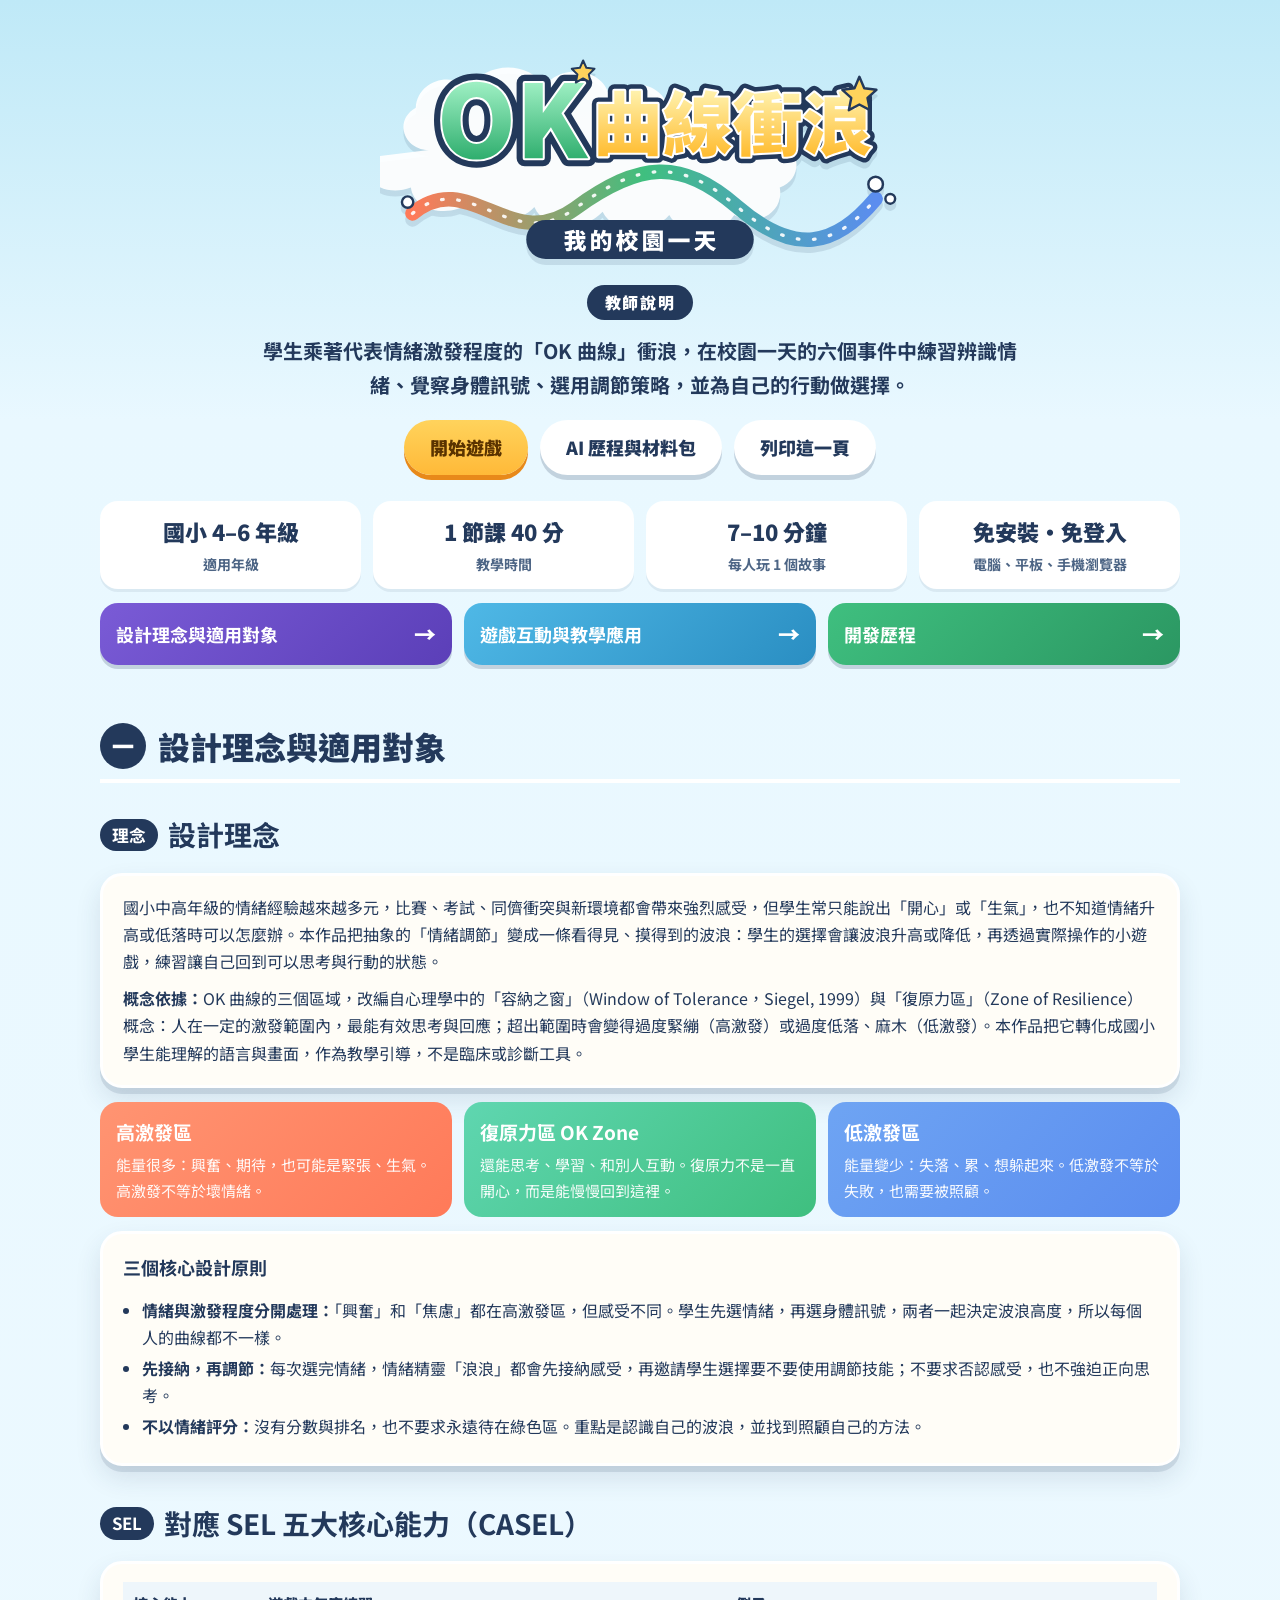
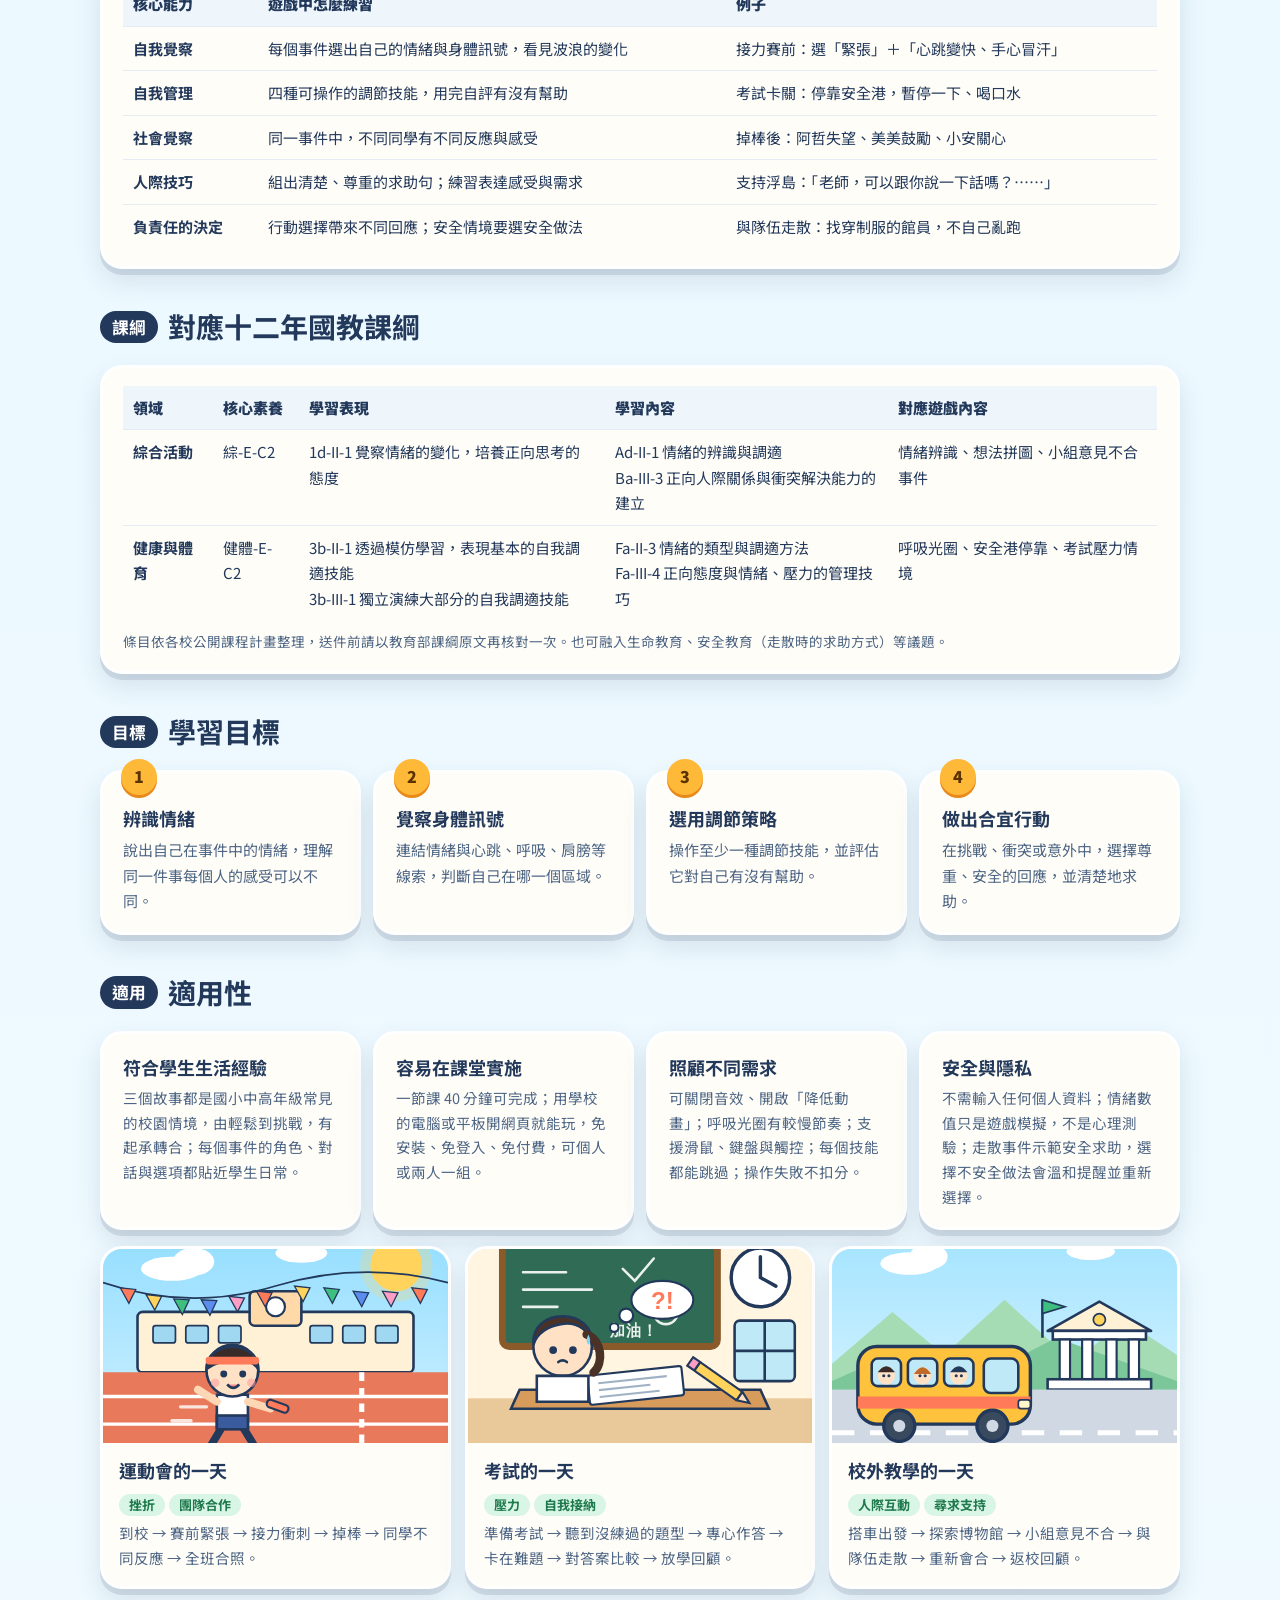
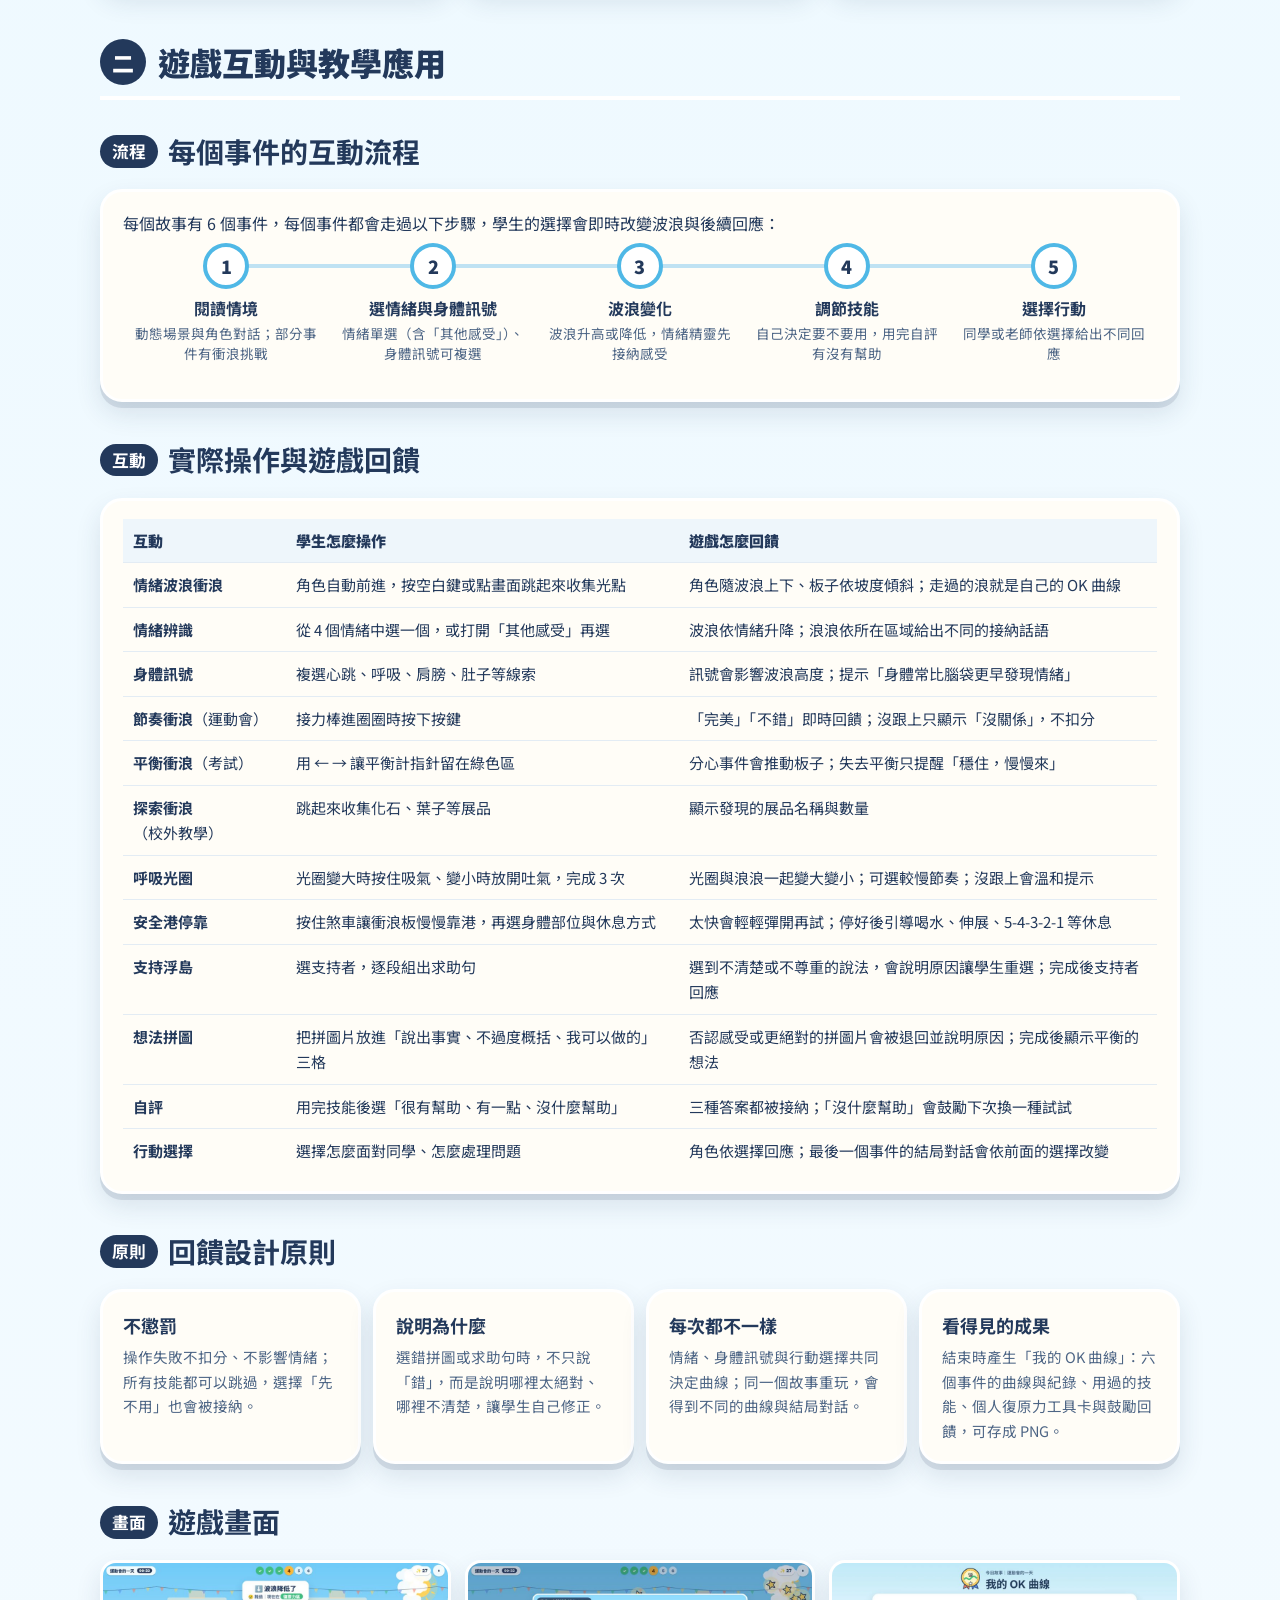
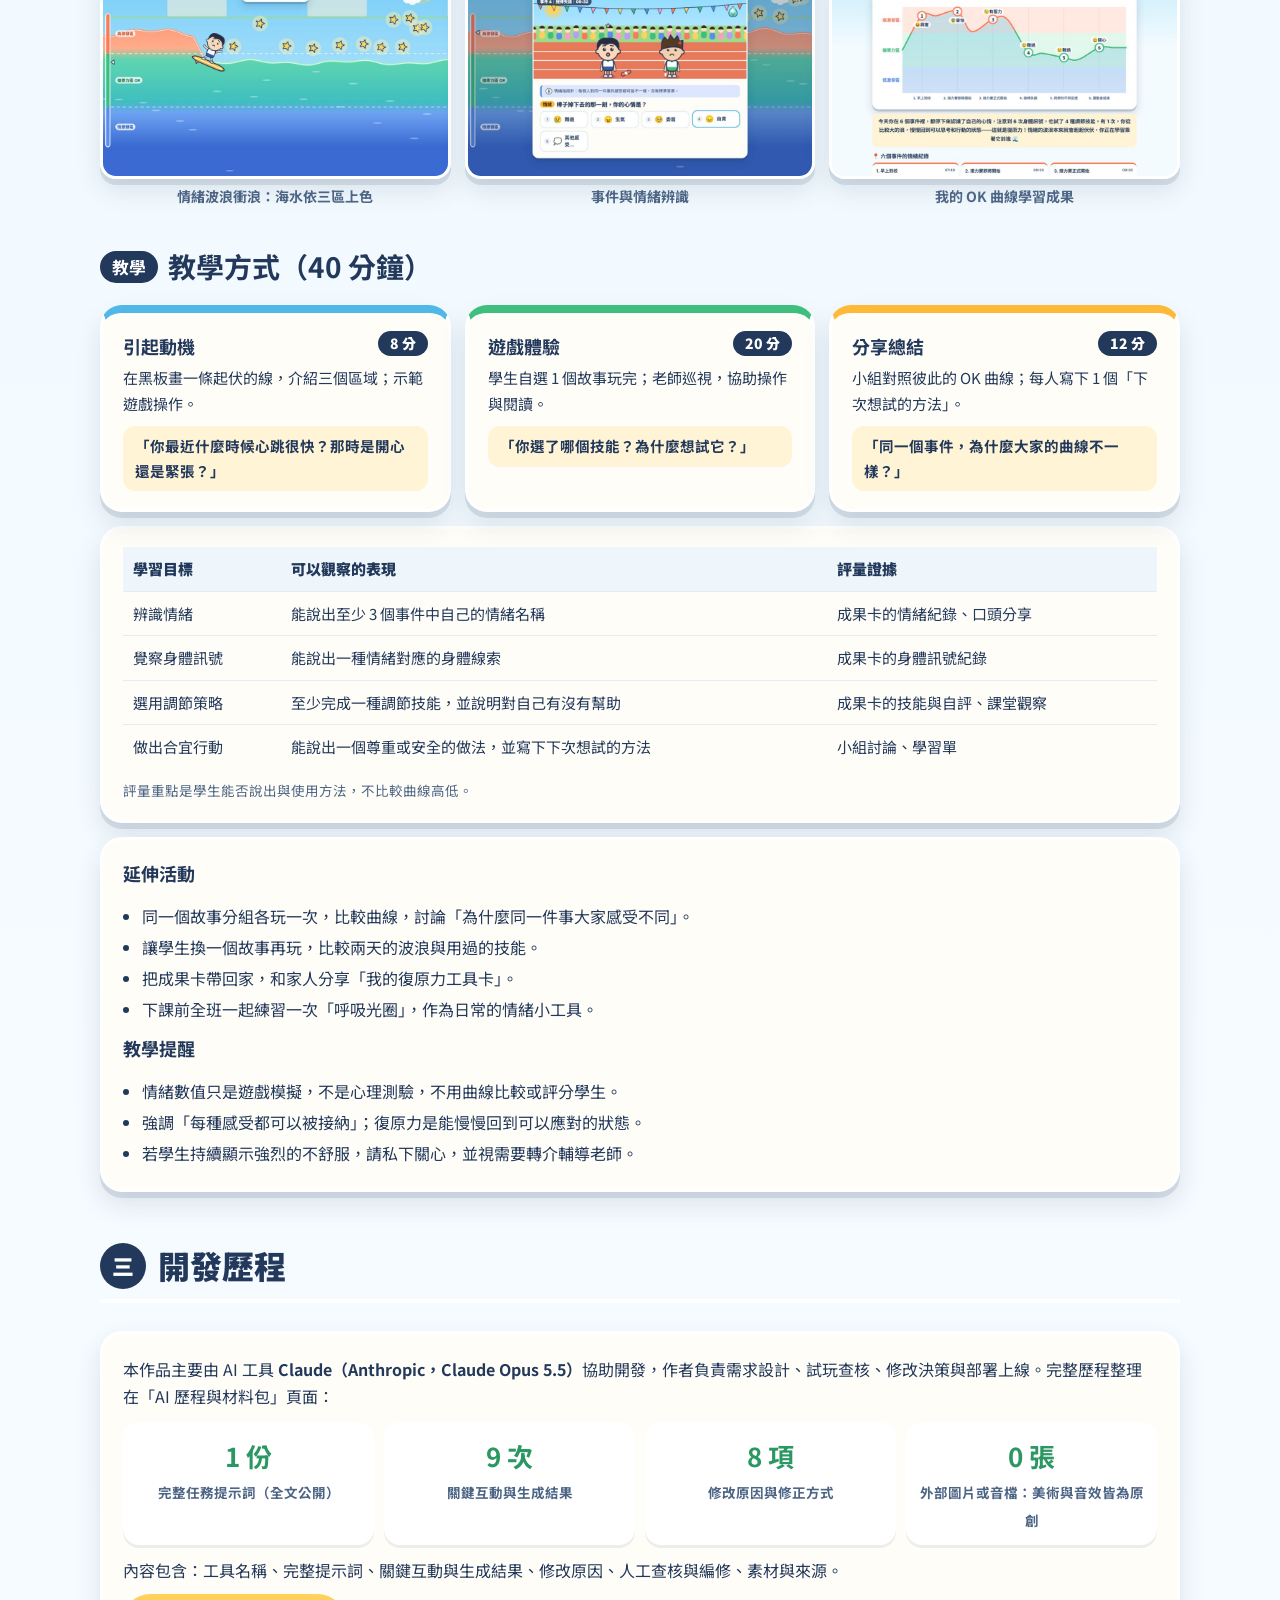
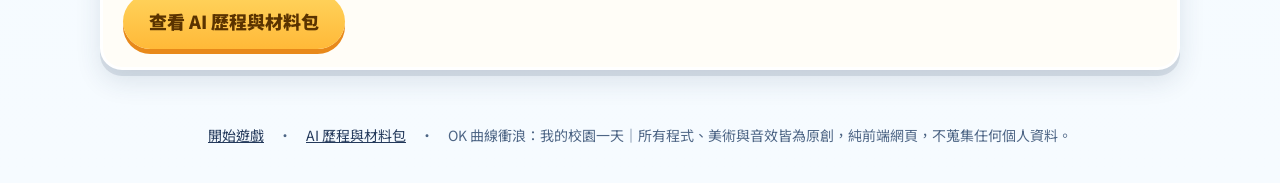
<file: teacher.html>
<!DOCTYPE html>
<html lang="zh-Hant-TW">
<head>
<meta charset="UTF-8">
<meta name="viewport" content="width=device-width, initial-scale=1">
<title>教師說明｜OK 曲線衝浪：我的校園一天</title>
<link rel="icon" href="assets/svg/badge-resilience.svg" type="image/svg+xml">
<link rel="preconnect" href="https://fonts.googleapis.com">
<link rel="preconnect" href="https://fonts.gstatic.com" crossorigin>
<link href="https://fonts.googleapis.com/css2?family=Noto+Sans+TC:wght@500;700;900&display=swap" rel="stylesheet">
<style>
  :root {
    --ink: #23395b; --soft: #4d6585; --paper: #fffdf7;
    --sun: #ffb938; --sky: #4fb8e6; --high: #ff7a59; --ok: #3fbf7f; --low: #5b8def;
    --shadow: 0 6px 0 rgba(35,57,91,.12), 0 12px 26px rgba(35,57,91,.12);
  }
  * { box-sizing: border-box; }
  body {
    margin: 0; color: var(--ink); line-height: 1.7;
    font-family: "Noto Sans TC", "PingFang TC", "Microsoft JhengHei", sans-serif;
    background: linear-gradient(#bfe9f7 0, #e9f8ff 420px, #f6fbff 100%);
  }
  .wrap { width: min(1080px, 100% - 32px); margin: 0 auto; }
  h2 { font-size: clamp(22px, 3vw, 28px); margin: 0 0 14px; display: flex; align-items: center; gap: 10px; }
  h2 .no { background: var(--ink); color: #fff; border-radius: 99px; font-size: .6em; padding: 2px 12px; }
  h3 { margin: 0 0 4px; font-size: 18px; }
  p { margin: 0; }
  section { margin: 34px 0; }
  .card { background: var(--paper); border-radius: 22px; box-shadow: var(--shadow); border: 3px solid #fff; padding: 18px 20px; }

  /* 頁首 */
  header.hero { text-align: center; padding: 28px 0 8px; }
  .hero img.logo { width: min(520px, 90%); filter: drop-shadow(0 6px 0 rgba(35,57,91,.12)); }
  .hero .kicker { display: inline-block; background: var(--ink); color: #fff; font-weight: 900; border-radius: 99px; padding: 4px 18px; margin-top: 6px; letter-spacing: .1em; }
  .hero p.lead { font-size: clamp(17px, 2.2vw, 20px); font-weight: 700; max-width: 760px; margin: 14px auto 0; }
  .actions { display: flex; gap: 12px; justify-content: center; flex-wrap: wrap; margin-top: 18px; }
  .btn { display: inline-flex; align-items: center; gap: 6px; text-decoration: none; border: 0; cursor: pointer; font: inherit; font-weight: 900; font-size: 18px; padding: 12px 26px; border-radius: 99px; color: var(--ink); background: #fff; box-shadow: 0 5px 0 rgba(35,57,91,.2); }
  .btn.sun { background: linear-gradient(#ffd35c, var(--sun)); color: #5a3300; box-shadow: 0 5px 0 #e8891a; }
  .btn:hover { transform: translateY(-2px); }

  /* 基本資料 */
  .facts { display: grid; grid-template-columns: repeat(4, 1fr); gap: 12px; margin-top: 26px; }
  .fact { background: #fff; border-radius: 18px; padding: 12px 14px; text-align: center; box-shadow: 0 3px 0 rgba(35,57,91,.08); }
  .fact b { display: block; font-size: 22px; font-weight: 900; }
  .fact span { color: var(--soft); font-size: 14px; font-weight: 700; }

  /* 目標 */
  .goals { display: grid; grid-template-columns: repeat(4, 1fr); gap: 12px; counter-reset: g; }
  .goal { position: relative; padding-top: 30px; }
  .goal::before { counter-increment: g; content: counter(g); position: absolute; top: -14px; left: 18px; width: 36px; height: 36px; border-radius: 50%; background: var(--sun); color: #5a3300; font-weight: 900; display: grid; place-items: center; box-shadow: 0 3px 0 #e8891a; }
  .goal p { color: var(--soft); font-size: 15px; }

  /* 三區 */
  .zones { display: grid; grid-template-columns: repeat(3, 1fr); gap: 12px; margin-bottom: 16px; }
  .zone { border-radius: 18px; padding: 14px 16px; color: #fff; }
  .zone.high { background: linear-gradient(135deg, #ff9472, var(--high)); }
  .zone.ok { background: linear-gradient(135deg, #5fd6b0, var(--ok)); }
  .zone.low { background: linear-gradient(135deg, #6ea4f3, var(--low)); }
  .zone h3 { font-size: 19px; }
  .zone p { font-size: 15px; opacity: .95; }

  /* 事件流程 */
  .flow { display: grid; grid-template-columns: repeat(5, 1fr); gap: 0; margin: 6px 0 18px; }
  .step { position: relative; text-align: center; padding: 0 8px; }
  .step .dot { width: 46px; height: 46px; border-radius: 50%; margin: 0 auto 6px; background: #fff; border: 4px solid var(--sky); display: grid; place-items: center; font-weight: 900; font-size: 18px; position: relative; z-index: 1; }
  .step:not(:last-child)::after { content: ""; position: absolute; top: 21px; left: 50%; width: 100%; height: 4px; background: #bfe2f3; }
  .step b { display: block; font-size: 16px; }
  .step span { font-size: 13.5px; color: var(--soft); display: block; line-height: 1.5; }

  /* 技能、故事 */
  .skills { display: grid; grid-template-columns: repeat(4, 1fr); gap: 12px; }
  .skill { display: flex; gap: 12px; align-items: flex-start; }
  .skill img { width: 52px; height: 52px; flex: none; }
  .skill p { font-size: 14.5px; color: var(--soft); }
  .stories { display: grid; grid-template-columns: repeat(3, 1fr); gap: 14px; margin-top: 16px; }
  .story { padding: 0; overflow: hidden; }
  .story img { width: 100%; aspect-ratio: 16/9; object-fit: cover; display: block; background: #d9f1fb; }
  .story div { padding: 12px 16px 16px; }
  .story .tag { display: inline-block; background: #d9f5e6; color: #1f7a4d; font-weight: 700; font-size: 13px; border-radius: 99px; padding: 0 10px; margin: 2px 4px 0 0; }
  .story p { font-size: 14.5px; color: var(--soft); margin-top: 4px; }

  /* 截圖 */
  .shots { display: grid; grid-template-columns: repeat(3, 1fr); gap: 14px; }
  .shots figure { margin: 0; }
  .shots img { width: 100%; border-radius: 16px; box-shadow: var(--shadow); border: 3px solid #fff; display: block; aspect-ratio: 16/10; object-fit: cover; }
  .shots figcaption { text-align: center; font-size: 14px; font-weight: 700; color: var(--soft); margin-top: 6px; }

  /* 教學流程 */
  .lesson { display: grid; grid-template-columns: repeat(3, 1fr); gap: 14px; }
  .phase { border-top: 8px solid var(--sky); }
  .phase .time { float: right; background: var(--ink); color: #fff; font-weight: 900; font-size: 14px; border-radius: 99px; padding: 1px 12px; }
  .phase p { font-size: 15px; }
  .phase .q { margin-top: 10px; background: #fff4d6; border-radius: 12px; padding: 8px 12px; font-size: 14.5px; font-weight: 700; }
  .phase:nth-child(2) { border-top-color: var(--ok); }
  .phase:nth-child(3) { border-top-color: var(--sun); }
  .tips { margin: 14px 0 0; padding-left: 1.2em; }
  .tips li { margin: 4px 0; }
  .note { background: #f0fff7; border-left: 6px solid var(--ok); border-radius: 12px; padding: 10px 14px; font-weight: 700; margin-top: 14px; }

  footer { text-align: center; color: var(--soft); font-size: 14px; padding: 20px 0 36px; }

  @media (max-width: 860px) {
    .facts, .goals, .skills { grid-template-columns: repeat(2, 1fr); }
    .zones, .stories, .shots, .lesson { grid-template-columns: 1fr; }
    .flow { grid-template-columns: 1fr; gap: 10px; }
    .step { display: grid; grid-template-columns: 46px 1fr; gap: 0 12px; text-align: left; align-items: center; }
    .step .dot { grid-row: span 2; margin: 0; }
    .step:not(:last-child)::after { display: none; }
  }
  @media print {
    body { background: #fff; font-size: 12px; line-height: 1.5; }
    .actions, .shots-sec { display: none; }
    section { margin: 14px 0; break-inside: avoid; }
    .card, .fact { box-shadow: none; border: 1px solid #dde5ee; }
    .hero img.logo { width: 300px; }
    .zone, .phase, .story img { -webkit-print-color-adjust: exact; print-color-adjust: exact; }
  }

  /* 評分對照與新版區塊 */
  .rubric { display: grid; grid-template-columns: repeat(3, 1fr); gap: 12px; margin-top: 14px; }
  .rubric a { text-decoration: none; color: #fff; border-radius: 18px; padding: 12px 16px; display: flex; justify-content: space-between; align-items: center; font-size: 18px; box-shadow: 0 4px 0 rgba(35,57,91,.2); }
  .rubric a:nth-child(1) { background: linear-gradient(135deg, #7a5bd6, #5b3fb8); }
  .rubric a:nth-child(2) { background: linear-gradient(135deg, #4fb8e6, #2a8ec2); }
  .rubric a:nth-child(3) { background: linear-gradient(135deg, #3fbf7f, #2b9762); }
  .rubric a span { font-weight: 900; font-size: 22px; }
  .rubric a:hover { transform: translateY(-2px); }
  .part { margin: 46px 0 -6px; font-size: clamp(24px, 3.4vw, 32px); font-weight: 900; display: flex; align-items: center; gap: 12px; border-bottom: 4px solid #fff; padding-bottom: 6px; }
  .part span { width: 46px; height: 46px; border-radius: 50%; background: var(--ink); color: #fff; display: grid; place-items: center; font-size: 22px; flex: none; }
  .mt { margin-top: 10px; }
  .mt14 { margin-top: 14px; }
  .small { font-size: 13.5px; color: var(--soft); margin-top: 10px; }
  .zones { margin: 14px 0; }
  .table-card { overflow-x: auto; }
  table { width: 100%; border-collapse: collapse; font-size: 15px; min-width: 620px; }
  th, td { text-align: left; vertical-align: top; padding: 9px 10px; border-bottom: 1px solid #e3ecf4; }
  th { background: #eef6fb; font-weight: 900; white-space: nowrap; }
  tr:last-child td { border-bottom: 0; }
  .fit { display: grid; grid-template-columns: repeat(4, 1fr); gap: 12px; }
  .fit p { font-size: 14.5px; color: var(--soft); }
  .process p { margin: 4px 0; }
  .pgrid { display: grid; grid-template-columns: repeat(4, 1fr); gap: 10px; margin: 12px 0; }
  .pgrid div { background: #fff; border-radius: 16px; padding: 12px; text-align: center; box-shadow: 0 3px 0 rgba(35,57,91,.08); }
  .pgrid b { display: block; font-size: 26px; color: #2b9762; }
  .pgrid span { font-size: 13.5px; color: var(--soft); font-weight: 700; }
  .actions.left { justify-content: flex-start; margin-top: 10px; }
  footer a { color: var(--ink); }
  @media (max-width: 860px) { .rubric, .fit, .pgrid { grid-template-columns: 1fr 1fr; } }
  @media (max-width: 520px) { .rubric { grid-template-columns: 1fr; } }
  @media print { .rubric a { -webkit-print-color-adjust: exact; print-color-adjust: exact; } .part { break-after: avoid; } }
</style>
</head>
<body>
<div class="wrap">
  <header class="hero">
    <img class="logo" src="assets/svg/logo.svg" alt="OK 曲線衝浪：我的校園一天">
    <div><span class="kicker">教師說明</span></div>
    <p class="lead">學生乘著代表情緒激發程度的「OK 曲線」衝浪，在校園一天的六個事件中練習辨識情緒、覺察身體訊號、選用調節策略，並為自己的行動做選擇。</p>
    <div class="actions">
      <a class="btn sun" href="index.html">開始遊戲</a>
      <a class="btn" href="ai-process.html">AI 歷程與材料包</a>
      <button class="btn" id="btn-print" type="button">列印這一頁</button>
    </div>
    <div class="facts">
      <div class="fact"><b>國小 4–6 年級</b><span>適用年級</span></div>
      <div class="fact"><b>1 節課 40 分</b><span>教學時間</span></div>
      <div class="fact"><b>7–10 分鐘</b><span>每人玩 1 個故事</span></div>
      <div class="fact"><b>免安裝・免登入</b><span>電腦、平板、手機瀏覽器</span></div>
    </div>
    <div class="rubric">
      <a href="#concept"><b>設計理念與適用對象</b><span>→</span></a>
      <a href="#interaction"><b>遊戲互動與教學應用</b><span>→</span></a>
      <a href="#process"><b>開發歷程</b><span>→</span></a>
    </div>
  </header>

  <!-- ================= 一、概念與適用性 ================= -->
  <div class="part" id="concept"><span>一</span>設計理念與適用對象</div>

  <section>
    <h2><span class="no">理念</span>設計理念</h2>
    <div class="card">
      <p>國小中高年級的情緒經驗越來越多元，比賽、考試、同儕衝突與新環境都會帶來強烈感受，但學生常只能說出「開心」或「生氣」，也不知道情緒升高或低落時可以怎麼辦。本作品把抽象的「情緒調節」變成一條看得見、摸得到的波浪：學生的選擇會讓波浪升高或降低，再透過實際操作的小遊戲，練習讓自己回到可以思考與行動的狀態。</p>
      <p class="mt"><b>概念依據：</b>OK 曲線的三個區域，改編自心理學中的「容納之窗」（Window of Tolerance，Siegel, 1999）與「復原力區」（Zone of Resilience）概念：人在一定的激發範圍內，最能有效思考與回應；超出範圍時會變得過度緊繃（高激發）或過度低落、麻木（低激發）。本作品把它轉化成國小學生能理解的語言與畫面，作為教學引導，不是臨床或診斷工具。</p>
    </div>
    <div class="zones">
      <div class="zone high"><h3>高激發區</h3><p>能量很多：興奮、期待，也可能是緊張、生氣。高激發不等於壞情緒。</p></div>
      <div class="zone ok"><h3>復原力區 OK Zone</h3><p>還能思考、學習、和別人互動。復原力不是一直開心，而是能慢慢回到這裡。</p></div>
      <div class="zone low"><h3>低激發區</h3><p>能量變少：失落、累、想躲起來。低激發不等於失敗，也需要被照顧。</p></div>
    </div>
    <div class="card">
      <h3>三個核心設計原則</h3>
      <ul class="tips">
        <li><b>情緒與激發程度分開處理：</b>「興奮」和「焦慮」都在高激發區，但感受不同。學生先選情緒，再選身體訊號，兩者一起決定波浪高度，所以每個人的曲線都不一樣。</li>
        <li><b>先接納，再調節：</b>每次選完情緒，情緒精靈「浪浪」都會先接納感受，再邀請學生選擇要不要使用調節技能；不要求否認感受，也不強迫正向思考。</li>
        <li><b>不以情緒評分：</b>沒有分數與排名，也不要求永遠待在綠色區。重點是認識自己的波浪，並找到照顧自己的方法。</li>
      </ul>
    </div>
  </section>

  <section>
    <h2><span class="no">SEL</span>對應 SEL 五大核心能力（CASEL）</h2>
    <div class="card table-card"><table>
      <tr><th>核心能力</th><th>遊戲中怎麼練習</th><th>例子</th></tr>
      <tr><td><b>自我覺察</b></td><td>每個事件選出自己的情緒與身體訊號，看見波浪的變化</td><td>接力賽前：選「緊張」＋「心跳變快、手心冒汗」</td></tr>
      <tr><td><b>自我管理</b></td><td>四種可操作的調節技能，用完自評有沒有幫助</td><td>考試卡關：停靠安全港，暫停一下、喝口水</td></tr>
      <tr><td><b>社會覺察</b></td><td>同一事件中，不同同學有不同反應與感受</td><td>掉棒後：阿哲失望、美美鼓勵、小安關心</td></tr>
      <tr><td><b>人際技巧</b></td><td>組出清楚、尊重的求助句；練習表達感受與需求</td><td>支持浮島：「老師，可以跟你說一下話嗎？……」</td></tr>
      <tr><td><b>負責任的決定</b></td><td>行動選擇帶來不同回應；安全情境要選安全做法</td><td>與隊伍走散：找穿制服的館員，不自己亂跑</td></tr>
    </table></div>
  </section>

  <section>
    <h2><span class="no">課綱</span>對應十二年國教課綱</h2>
    <div class="card table-card"><table>
      <tr><th>領域</th><th>核心素養</th><th>學習表現</th><th>學習內容</th><th>對應遊戲內容</th></tr>
      <tr><td><b>綜合活動</b></td><td>綜-E-C2</td><td>1d-II-1 覺察情緒的變化，培養正向思考的態度</td><td>Ad-II-1 情緒的辨識與調適<br>Ba-III-3 正向人際關係與衝突解決能力的建立</td><td>情緒辨識、想法拼圖、小組意見不合事件</td></tr>
      <tr><td><b>健康與體育</b></td><td>健體-E-C2</td><td>3b-II-1 透過模仿學習，表現基本的自我調適技能<br>3b-III-1 獨立演練大部分的自我調適技能</td><td>Fa-II-3 情緒的類型與調適方法<br>Fa-III-4 正向態度與情緒、壓力的管理技巧</td><td>呼吸光圈、安全港停靠、考試壓力情境</td></tr>
    </table>
    <p class="small">條目依各校公開課程計畫整理，送件前請以教育部課綱原文再核對一次。也可融入生命教育、安全教育（走散時的求助方式）等議題。</p>
    </div>
  </section>

  <section>
    <h2><span class="no">目標</span>學習目標</h2>
    <div class="goals">
      <div class="card goal"><h3>辨識情緒</h3><p>說出自己在事件中的情緒，理解同一件事每個人的感受可以不同。</p></div>
      <div class="card goal"><h3>覺察身體訊號</h3><p>連結情緒與心跳、呼吸、肩膀等線索，判斷自己在哪一個區域。</p></div>
      <div class="card goal"><h3>選用調節策略</h3><p>操作至少一種調節技能，並評估它對自己有沒有幫助。</p></div>
      <div class="card goal"><h3>做出合宜行動</h3><p>在挑戰、衝突或意外中，選擇尊重、安全的回應，並清楚地求助。</p></div>
    </div>
  </section>

  <section>
    <h2><span class="no">適用</span>適用性</h2>
    <div class="fit">
      <div class="card"><h3>符合學生生活經驗</h3><p>三個故事都是國小中高年級常見的校園情境，由輕鬆到挑戰，有起承轉合；每個事件的角色、對話與選項都貼近學生日常。</p></div>
      <div class="card"><h3>容易在課堂實施</h3><p>一節課 40 分鐘可完成；用學校的電腦或平板開網頁就能玩，免安裝、免登入、免付費，可個人或兩人一組。</p></div>
      <div class="card"><h3>照顧不同需求</h3><p>可關閉音效、開啟「降低動畫」；呼吸光圈有較慢節奏；支援滑鼠、鍵盤與觸控；每個技能都能跳過；操作失敗不扣分。</p></div>
      <div class="card"><h3>安全與隱私</h3><p>不需輸入任何個人資料；情緒數值只是遊戲模擬，不是心理測驗；走散事件示範安全求助，選擇不安全做法會溫和提醒並重新選擇。</p></div>
    </div>
    <div class="stories">
      <div class="card story"><img src="assets/svg/card-sports-day.svg" alt=""><div><h3>運動會的一天</h3><span class="tag">挫折</span><span class="tag">團隊合作</span><p>到校 → 賽前緊張 → 接力衝刺 → 掉棒 → 同學不同反應 → 全班合照。</p></div></div>
      <div class="card story"><img src="assets/svg/card-exam-day.svg" alt=""><div><h3>考試的一天</h3><span class="tag">壓力</span><span class="tag">自我接納</span><p>準備考試 → 聽到沒練過的題型 → 專心作答 → 卡在難題 → 對答案比較 → 放學回顧。</p></div></div>
      <div class="card story"><img src="assets/svg/card-field-trip.svg" alt=""><div><h3>校外教學的一天</h3><span class="tag">人際互動</span><span class="tag">尋求支持</span><p>搭車出發 → 探索博物館 → 小組意見不合 → 與隊伍走散 → 重新會合 → 返校回顧。</p></div></div>
    </div>
  </section>

  <!-- ================= 二、互動與回饋 ================= -->
  <div class="part" id="interaction"><span>二</span>遊戲互動與教學應用</div>

  <section>
    <h2><span class="no">流程</span>每個事件的互動流程</h2>
    <div class="card">
      <p>每個故事有 6 個事件，每個事件都會走過以下步驟，學生的選擇會即時改變波浪與後續回應：</p>
      <div class="flow">
        <div class="step"><div class="dot">1</div><b>閱讀情境</b><span>動態場景與角色對話；部分事件有衝浪挑戰</span></div>
        <div class="step"><div class="dot">2</div><b>選情緒與身體訊號</b><span>情緒單選（含「其他感受」）、身體訊號可複選</span></div>
        <div class="step"><div class="dot">3</div><b>波浪變化</b><span>波浪升高或降低，情緒精靈先接納感受</span></div>
        <div class="step"><div class="dot">4</div><b>調節技能</b><span>自己決定要不要用，用完自評有沒有幫助</span></div>
        <div class="step"><div class="dot">5</div><b>選擇行動</b><span>同學或老師依選擇給出不同回應</span></div>
      </div>
    </div>
  </section>

  <section>
    <h2><span class="no">互動</span>實際操作與遊戲回饋</h2>
    <div class="card table-card"><table>
      <tr><th>互動</th><th>學生怎麼操作</th><th>遊戲怎麼回饋</th></tr>
      <tr><td><b>情緒波浪衝浪</b></td><td>角色自動前進，按空白鍵或點畫面跳起來收集光點</td><td>角色隨波浪上下、板子依坡度傾斜；走過的浪就是自己的 OK 曲線</td></tr>
      <tr><td><b>情緒辨識</b></td><td>從 4 個情緒中選一個，或打開「其他感受」再選</td><td>波浪依情緒升降；浪浪依所在區域給出不同的接納話語</td></tr>
      <tr><td><b>身體訊號</b></td><td>複選心跳、呼吸、肩膀、肚子等線索</td><td>訊號會影響波浪高度；提示「身體常比腦袋更早發現情緒」</td></tr>
      <tr><td><b>節奏衝浪</b>（運動會）</td><td>接力棒進圈圈時按下按鍵</td><td>「完美」「不錯」即時回饋；沒跟上只顯示「沒關係」，不扣分</td></tr>
      <tr><td><b>平衡衝浪</b>（考試）</td><td>用 ← → 讓平衡計指針留在綠色區</td><td>分心事件會推動板子；失去平衡只提醒「穩住，慢慢來」</td></tr>
      <tr><td><b>探索衝浪</b>（校外教學）</td><td>跳起來收集化石、葉子等展品</td><td>顯示發現的展品名稱與數量</td></tr>
      <tr><td><b>呼吸光圈</b></td><td>光圈變大時按住吸氣、變小時放開吐氣，完成 3 次</td><td>光圈與浪浪一起變大變小；可選較慢節奏；沒跟上會溫和提示</td></tr>
      <tr><td><b>安全港停靠</b></td><td>按住煞車讓衝浪板慢慢靠港，再選身體部位與休息方式</td><td>太快會輕輕彈開再試；停好後引導喝水、伸展、5-4-3-2-1 等休息</td></tr>
      <tr><td><b>支持浮島</b></td><td>選支持者，逐段組出求助句</td><td>選到不清楚或不尊重的說法，會說明原因讓學生重選；完成後支持者回應</td></tr>
      <tr><td><b>想法拼圖</b></td><td>把拼圖片放進「說出事實、不過度概括、我可以做的」三格</td><td>否認感受或更絕對的拼圖片會被退回並說明原因；完成後顯示平衡的想法</td></tr>
      <tr><td><b>自評</b></td><td>用完技能後選「很有幫助、有一點、沒什麼幫助」</td><td>三種答案都被接納；「沒什麼幫助」會鼓勵下次換一種試試</td></tr>
      <tr><td><b>行動選擇</b></td><td>選擇怎麼面對同學、怎麼處理問題</td><td>角色依選擇回應；最後一個事件的結局對話會依前面的選擇改變</td></tr>
    </table></div>
  </section>

  <section>
    <h2><span class="no">原則</span>回饋設計原則</h2>
    <div class="fit">
      <div class="card"><h3>不懲罰</h3><p>操作失敗不扣分、不影響情緒；所有技能都可以跳過，選擇「先不用」也會被接納。</p></div>
      <div class="card"><h3>說明為什麼</h3><p>選錯拼圖或求助句時，不只說「錯」，而是說明哪裡太絕對、哪裡不清楚，讓學生自己修正。</p></div>
      <div class="card"><h3>每次都不一樣</h3><p>情緒、身體訊號與行動選擇共同決定曲線；同一個故事重玩，會得到不同的曲線與結局對話。</p></div>
      <div class="card"><h3>看得見的成果</h3><p>結束時產生「我的 OK 曲線」：六個事件的曲線與紀錄、用過的技能、個人復原力工具卡與鼓勵回饋，可存成 PNG。</p></div>
    </div>
  </section>

  <section class="shots-sec">
    <h2><span class="no">畫面</span>遊戲畫面</h2>
    <div class="shots">
      <figure><img src="assets/img/shot-surf.jpg" alt="衝浪畫面"><figcaption>情緒波浪衝浪：海水依三區上色</figcaption></figure>
      <figure><img src="assets/img/shot-event.jpg" alt="事件與情緒選擇"><figcaption>事件與情緒辨識</figcaption></figure>
      <figure><img src="assets/img/shot-result.jpg" alt="我的 OK 曲線"><figcaption>我的 OK 曲線學習成果</figcaption></figure>
    </div>
  </section>

  <section>
    <h2><span class="no">教學</span>教學方式（40 分鐘）</h2>
    <div class="lesson">
      <div class="card phase"><span class="time">8 分</span><h3>引起動機</h3><p>在黑板畫一條起伏的線，介紹三個區域；示範遊戲操作。</p><div class="q">「你最近什麼時候心跳很快？那時是開心還是緊張？」</div></div>
      <div class="card phase"><span class="time">20 分</span><h3>遊戲體驗</h3><p>學生自選 1 個故事玩完；老師巡視，協助操作與閱讀。</p><div class="q">「你選了哪個技能？為什麼想試它？」</div></div>
      <div class="card phase"><span class="time">12 分</span><h3>分享總結</h3><p>小組對照彼此的 OK 曲線；每人寫下 1 個「下次想試的方法」。</p><div class="q">「同一個事件，為什麼大家的曲線不一樣？」</div></div>
    </div>
    <div class="card table-card mt14"><table>
      <tr><th>學習目標</th><th>可以觀察的表現</th><th>評量證據</th></tr>
      <tr><td>辨識情緒</td><td>能說出至少 3 個事件中自己的情緒名稱</td><td>成果卡的情緒紀錄、口頭分享</td></tr>
      <tr><td>覺察身體訊號</td><td>能說出一種情緒對應的身體線索</td><td>成果卡的身體訊號紀錄</td></tr>
      <tr><td>選用調節策略</td><td>至少完成一種調節技能，並說明對自己有沒有幫助</td><td>成果卡的技能與自評、課堂觀察</td></tr>
      <tr><td>做出合宜行動</td><td>能說出一個尊重或安全的做法，並寫下下次想試的方法</td><td>小組討論、學習單</td></tr>
    </table>
    <p class="small">評量重點是學生能否說出與使用方法，不比較曲線高低。</p></div>
    <div class="card mt14">
      <h3>延伸活動</h3>
      <ul class="tips">
        <li>同一個故事分組各玩一次，比較曲線，討論「為什麼同一件事大家感受不同」。</li>
        <li>讓學生換一個故事再玩，比較兩天的波浪與用過的技能。</li>
        <li>把成果卡帶回家，和家人分享「我的復原力工具卡」。</li>
        <li>下課前全班一起練習一次「呼吸光圈」，作為日常的情緒小工具。</li>
      </ul>
      <h3 class="mt">教學提醒</h3>
      <ul class="tips">
        <li>情緒數值只是遊戲模擬，不是心理測驗，不用曲線比較或評分學生。</li>
        <li>強調「每種感受都可以被接納」；復原力是能慢慢回到可以應對的狀態。</li>
        <li>若學生持續顯示強烈的不舒服，請私下關心，並視需要轉介輔導老師。</li>
      </ul>
    </div>
  </section>

  <!-- ================= 三、歷程與材料包 ================= -->
  <div class="part" id="process"><span>三</span>開發歷程</div>

  <section>
    <div class="card process">
      <p>本作品主要由 AI 工具 <b>Claude（Anthropic，Claude Opus 5.5）</b>協助開發，作者負責需求設計、試玩查核、修改決策與部署上線。完整歷程整理在「AI 歷程與材料包」頁面：</p>
      <div class="pgrid">
        <div><b>1 份</b><span>完整任務提示詞（全文公開）</span></div>
        <div><b>9 次</b><span>關鍵互動與生成結果</span></div>
        <div><b>8 項</b><span>修改原因與修正方式</span></div>
        <div><b>0 張</b><span>外部圖片或音檔：美術與音效皆為原創</span></div>
      </div>
      <p>內容包含：工具名稱、完整提示詞、關鍵互動與生成結果、修改原因、人工查核與編修、素材與來源。</p>
      <div class="actions left"><a class="btn sun" href="ai-process.html">查看 AI 歷程與材料包</a></div>
    </div>
  </section>

  <footer><a href="index.html">開始遊戲</a>　·　<a href="ai-process.html">AI 歷程與材料包</a>　·　OK 曲線衝浪：我的校園一天｜所有程式、美術與音效皆為原創，純前端網頁，不蒐集任何個人資料。</footer>
</div>
<script>
  // 列印：在不允許列印的嵌入環境（例如預覽框）中隱藏按鈕，避免無效按鈕
  (function () {
    var b = document.getElementById('btn-print');
    var embedded = false;
    try { embedded = window.self !== window.top; } catch (e) { embedded = true; }
    if (embedded || !window.print) { b.style.display = 'none'; return; }
    b.addEventListener('click', function () { window.print(); });
  })();
</script>
</body>
</html>
</file>
